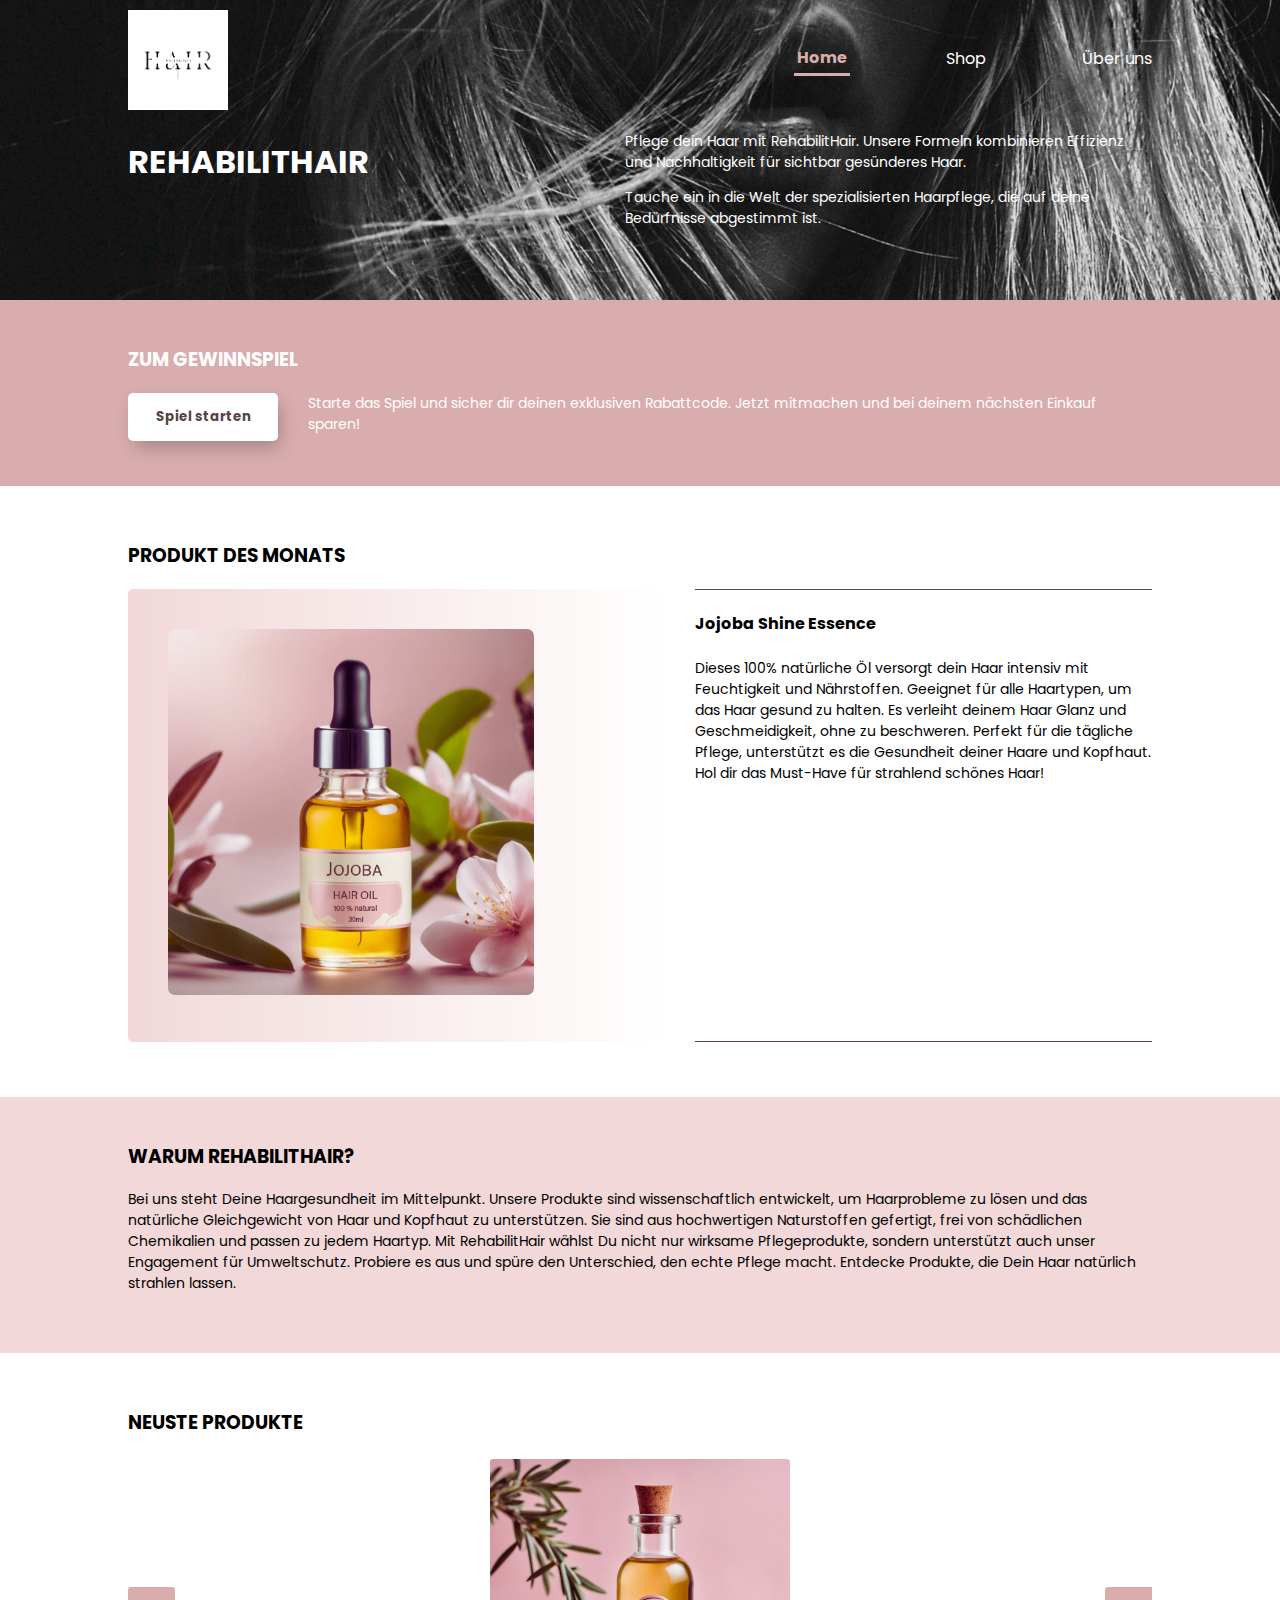
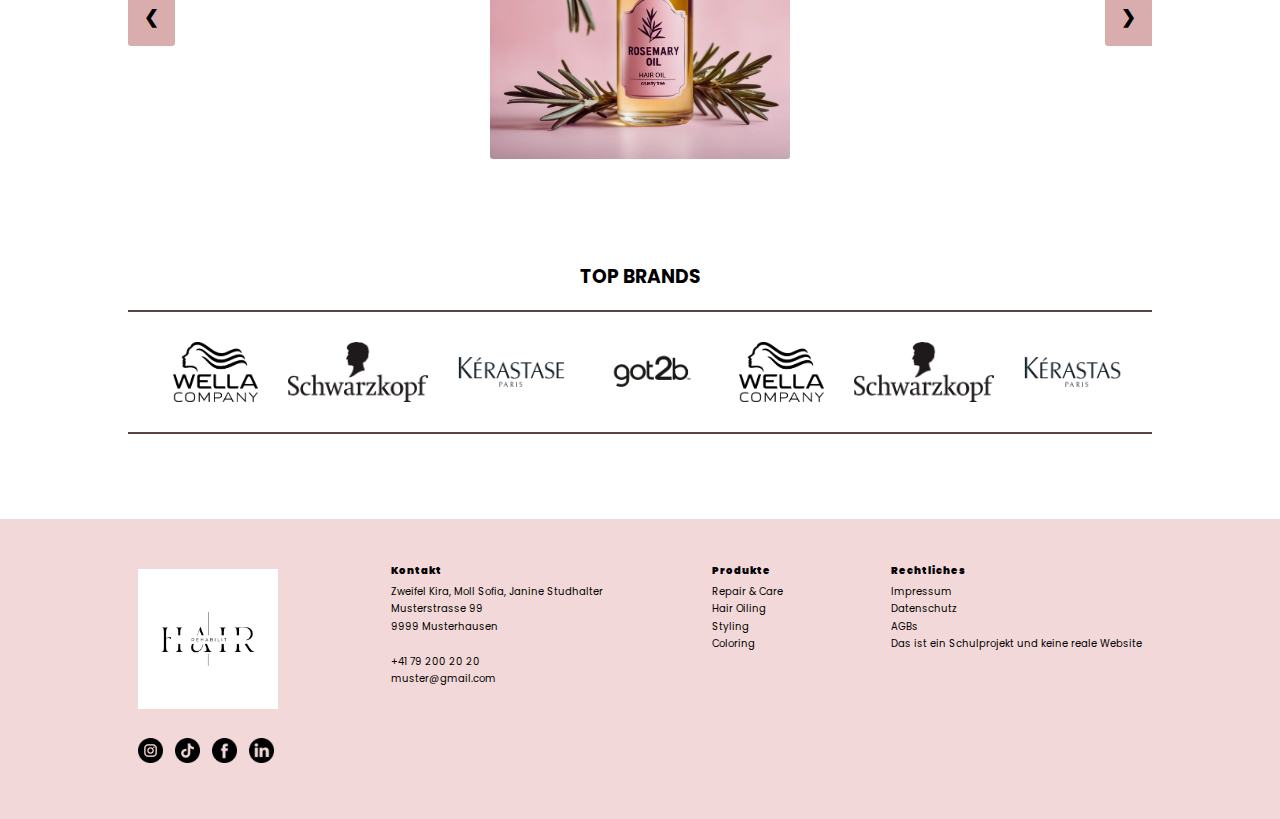
<file: index.html>
<!DOCTYPE html>
<html lang="de">
  <head>
    <title>RehabilitHair – Home</title>
    <meta charset="utf-8" />
    <meta
      name="viewport"
      content="width=device-width, initial-scale=1, user-scalable=no"
    />
    <link rel="stylesheet" href="./css/index.css" />
    <link rel="stylesheet" href="./css/common.css" />
    <link rel="preconnect" href="https://fonts.googleapis.com" />
    <link rel="preconnect" href="https://fonts.gstatic.com" crossorigin />
    <link
      href="https://fonts.googleapis.com/css2?family=Montserrat:ital,wght@0,100..900;1,100..900&display=swap"
      rel="stylesheet"
    />
    <link rel="icon" href="../assets/images/favicon.ico" />
  </head>
  <body>
    <header>
      <div class="header_content">
        <nav>
          <div>
            <a href="index.html"
              ><img class="logo-header" src="./assets/images/Logo.png" alt="logo"
            /></a>
          </div>
          <div class="nav-text">
            <a class="active" href="index.html">Home</a>
            <a href="shop.html">Shop</a>
            <a href="about_us.html">Über uns</a>
          </div>
          <div id="menuToggle">
            <input type="checkbox" />
            <span></span>
            <span></span>
            <span></span>
            <ul id="menu">
              <li><a class="active" href="index.html">Home</a></li>
              <li><a href="shop.html">Shop</a></li>
              <li><a href="about_us.html">Über uns</a></li>
            </ul>
          </div>
        </nav>
        <div class="header_title">
          <h1>REHABILITHAIR</h1>
          <div class="header_text">
            <p>
              Pflege dein Haar mit RehabilitHair. Unsere Formeln kombinieren
              Effizienz und Nachhaltigkeit für sichtbar gesünderes Haar.
            </p>
            <p>
              Tauche ein in die Welt der spezialisierten Haarpflege, die auf
              deine Bedürfnisse abgestimmt ist.
            </p>
          </div>
        </div>
      </div>
    </header>
    <main>
      <div class="grid-container">
        <div class="item1 item1-game">
          <div class="content-items">
            <h3 class="text-game">ZUM GEWINNSPIEL</h3>
            <div class="game-item">
              <div>
                <div>
                  <a href="game.html" target="_blank">
                    <button class="gewinnspiel-button">
                      <p class="gewinnspiel-text">Spiel starten</p>
                    </button>
                  </a>
                </div>
              </div>
              <div>
                <p class="text-grid text-game">
                  Starte das Spiel und sicher dir deinen exklusiven Rabattcode.
                  Jetzt mitmachen und bei deinem nächsten Einkauf sparen!
                </p>
              </div>
            </div>
          </div>
        </div>
        <div class="item2">
          <div class="content-items">
            <div id="newsletter-popup" class="popup">
              <div class="popup-content">
                <span class="close">&times;</span>
                <h2>NEWSLETTER</h2>
                <form id="newsletter-form">
                  <label for="email">Email:</label>
                  <input
                    class="newsletter-input"
                    type="email"
                    id="email"
                    name="email"
                  />
                  <button type="submit" class="newsletter-button" disabled>
                    Abonnieren
                  </button>
                </form>
                <div id="thank-you-message" style="display: none">
                  <h3>Danke für Ihre Anmeldung!</h3>
                </div>
              </div>
            </div>
            <div>
              <div>
                <h3>PRODUKT DES MONATS</h3>
                <div class="product-otm">
                  <div class="product-otm-1">
                    <img
                      class="potm-pic"
                      src="./assets/images/Jojobaoil.-bearbeitetpsd.png"
                      alt="Jojoba Haaröl"
                    />
                  </div>
                  <div class="product-otm-2">
                    <h4>Jojoba Shine Essence</h4>
                    <p class="text-potm">
                      Dieses 100% natürliche Öl versorgt dein Haar intensiv mit
                      Feuchtigkeit und Nährstoffen. Geeignet für alle Haartypen,
                      um das Haar gesund zu halten. Es verleiht deinem Haar
                      Glanz und Geschmeidigkeit, ohne zu beschweren. Perfekt für
                      die tägliche Pflege, unterstützt es die Gesundheit deiner
                      Haare und Kopfhaut. Hol dir das Must-Have für strahlend
                      schönes Haar!
                    </p>
                  </div>
                </div>
              </div>
            </div>
          </div>
        </div>
        <div class="item3 item3-indexpage">
          <div class="content-items">
            <div>
              <h3 class="why-rehabilithair">WARUM REHABILITHAIR?</h3>
              <p class="text-wr">
                Bei uns steht Deine Haargesundheit im Mittelpunkt. Unsere
                Produkte sind wissenschaftlich entwickelt, um Haarprobleme zu
                lösen und das natürliche Gleichgewicht von Haar und Kopfhaut zu
                unterstützen. Sie sind aus hochwertigen Naturstoffen gefertigt,
                frei von schädlichen Chemikalien und passen zu jedem Haartyp.
                Mit RehabilitHair wählst Du nicht nur wirksame Pflegeprodukte,
                sondern unterstützt auch unser Engagement für Umweltschutz.
                Probiere es aus und spüre den Unterschied, den echte Pflege
                macht. Entdecke Produkte, die Dein Haar natürlich strahlen
                lassen.
              </p>
            </div>
          </div>
        </div>
        <div class="item4">
          <div class="content-items">
            <h3>NEUSTE PRODUKTE</h3>
            <div class="image-slider">
              <button class="prev" onclick="prevSlide()">&#10094;</button>
              <img
                class="index-pic"
                src="./assets/images/Rosemaryoil-bearbeitet.png"
                alt="Produkt 1"
              />
              <img
                class="index-pic"
                src="./assets/images/Arganoil-bearbeitet.png"
                alt="Produkt 2"
              />
              <img
                class="index-pic"
                src="./assets/images/Hairspray-bearbeitet.png"
                alt="Produkt 3"
              />
              <button class="next" onclick="nextSlide()">&#10095;</button>
            </div>
          </div>
        </div>
        <div class="item5 item5-indexpage">
          <div class="content-items">
            <h3 class="brand-title">TOP BRANDS</h3>
            <div class="top-brand">
              <div class="brand-logo-container">
                <div class="brand-logo-slider">
                  <img
                    src="./assets/images/wella_logo.png"
                    alt="Wella Logo"
                    class="brand-logo"
                  />
                  <img
                    src="./assets/images/schwarzkopf_logo.png"
                    alt="Schwarzkopf Logo"
                    class="brand-logo"
                  />
                  <img
                    src="./assets/images/Kerastase-Logo.png"
                    alt="Kerastase Logo"
                    class="brand-logo"
                  />
                  <img
                    src="./assets/images/got2b_logo.png"
                    alt="got2b Logo"
                    class="brand-logo"
                  />
                  <img
                    src="./assets/images/wella_logo.png"
                    alt="Wella Logo"
                    class="brand-logo"
                  />
                  <img
                    src="./assets/images/schwarzkopf_logo.png"
                    alt="Schwarzkopf Logo"
                    class="brand-logo"
                  />
                  <img
                    src="./assets/images/Kerastase-Logo.png"
                    alt="Kerastase Logo"
                    class="brand-logo"
                  />
                  <img
                    src="./assets/images/got2b_logo.png"
                    alt="got2b Logo"
                    class="brand-logo"
                  />
                </div>
              </div>
            </div>
          </div>
        </div>
      </div>
    </main>
    <footer>
      <div class="footer_content">
        <div class="footer-items">
          <img class="logo-footer" src="./assets/images/Logo.png" alt="Logo" />
          <div class="sm-icons">
            <a
              href="https://www.instagram.com/explore/tags/haircare/"
              target="_blank"
              ><img
                class="socialmedia"
                src="./assets/images/instagram.png"
                alt="instagram"
            /></a>
            <a
              href="https://www.youtube.com/watch?v=dQw4w9WgXcQ"
              target="_blank"
              ><img
                class="socialmedia"
                src="./assets/images/tiktok.png"
                alt="TikTok"
            /></a>
            <a
              href="https://www.facebook.com/haircareangels/?locale=de_DE"
              target="_blank"
              ><img
                class="socialmedia"
                src="./assets/images/facebook.png"
                alt="facebook"
            /></a>
            <a
              href="https://www.linkedin.com/company/haircaregroup/?originalSubdomain=de"
              target="_blank"
              ><img
                class="socialmedia"
                src="./assets/images/linkedin.png"
                alt="linkedin"
            /></a>
          </div>
        </div>
        <div class="footer-items">
          <h4><strong>Kontakt</strong></h4>
          <p>Zweifel Kira, Moll Sofia, Janine Studhalter</p>
          <p>Musterstrasse 99</p>
          <p>9999 Musterhausen</p>
          <br />
          <p>+41 79 200 20 20</p>
          <p>muster@gmail.com</p>
        </div>
        <div class="footer-items">
          <h4><strong>Produkte</strong></h4>
          <a href="./shopsites/repair_and_care.html"><p class="link-category">Repair & Care</p></a>
          <a href="./shopsites/oiling.html"><p class="link-category">Hair Oiling</p></a>
          <a href=""><p class="link-category">Styling</p></a>
          <a href=""><p class="link-category">Coloring</p></a>
        </div>
        <div class="footer-items">
          <h4><strong>Rechtliches</strong></h4>
          <a class="norm-links" href="https://www.haar-shop.ch/de/impressum"
            ><p>Impressum</p></a
          >
          <a class="norm-links" href="https://www.haar-shop.ch/de/datenschutz"
            ><p>Datenschutz</p></a
          >
          <a class="norm-links" href="https://www.haar-shop.ch/de/agb"
            ><p>AGBs</p></a
          >
          <p>Das ist ein Schulprojekt und keine reale Website</p>
        </div>
      </div>
    </footer>
    <script src="./js/index.js"></script>
  </body>
</html>
</file>
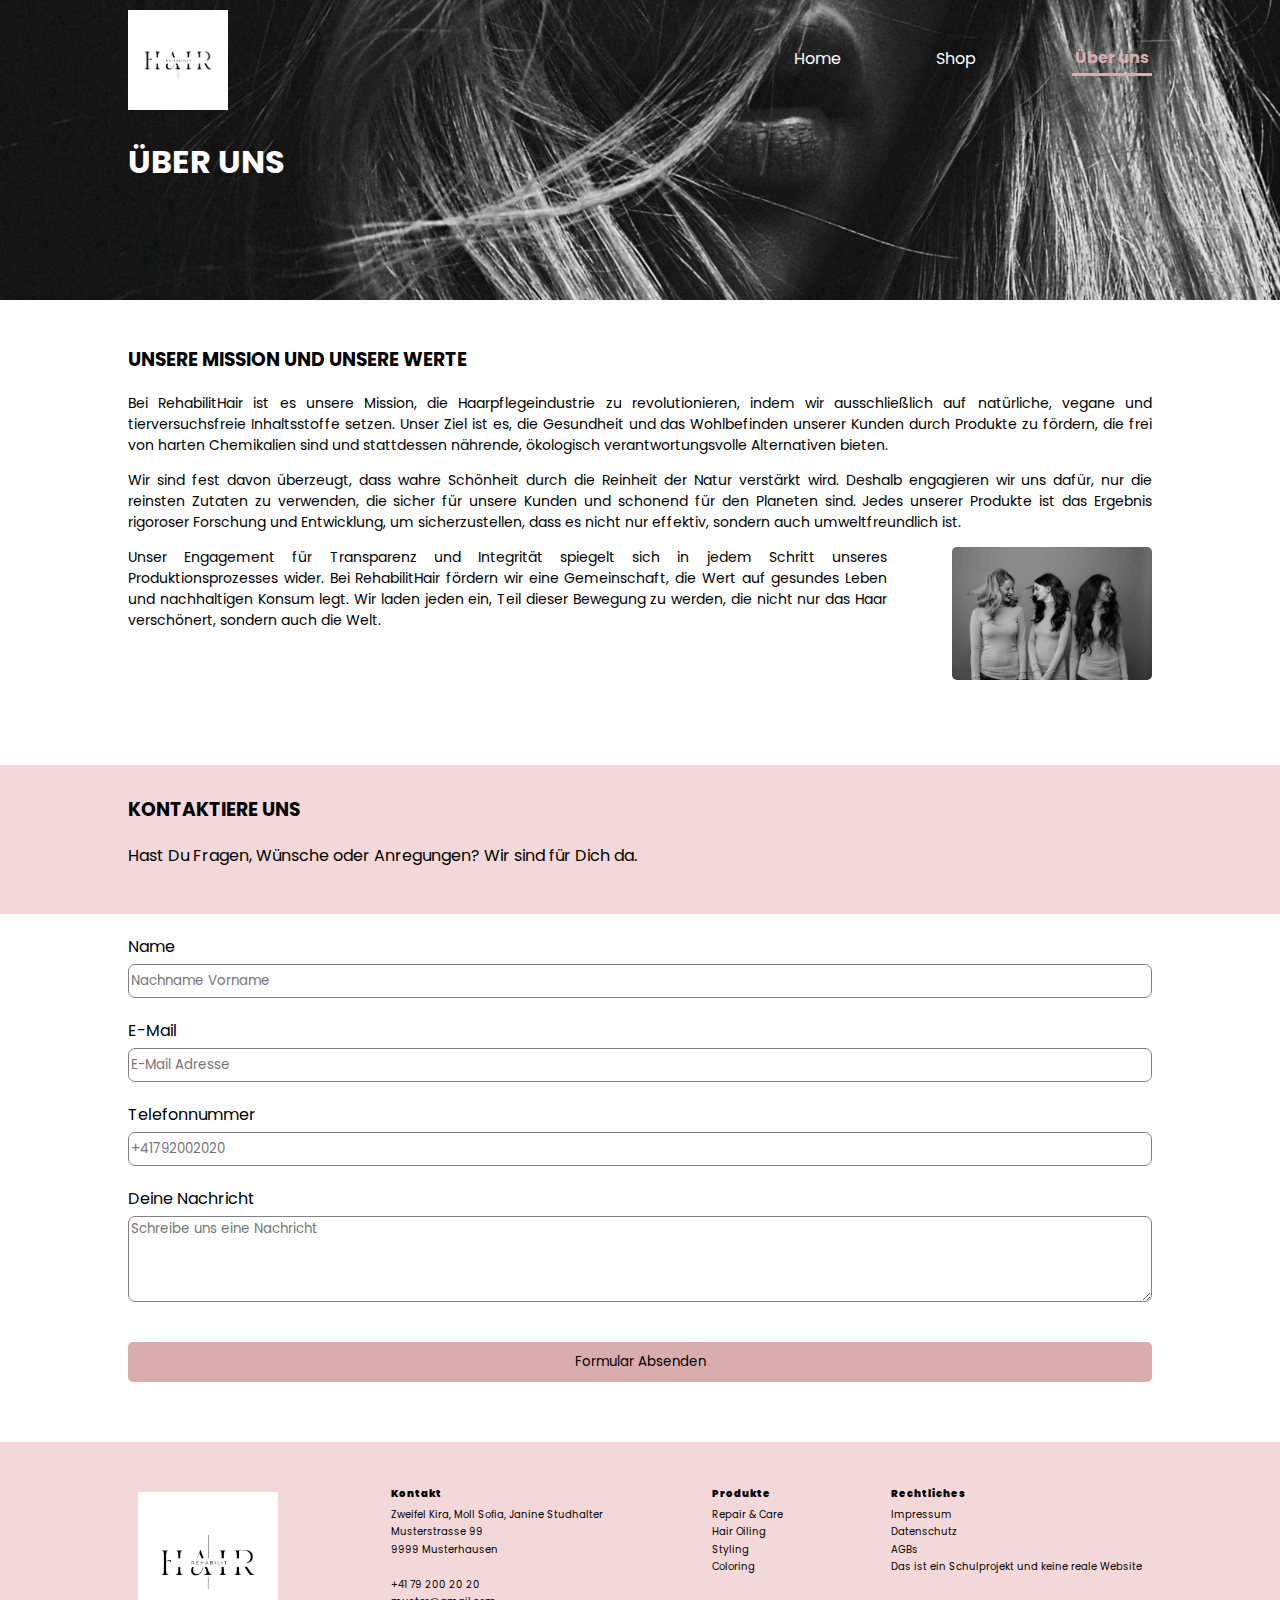
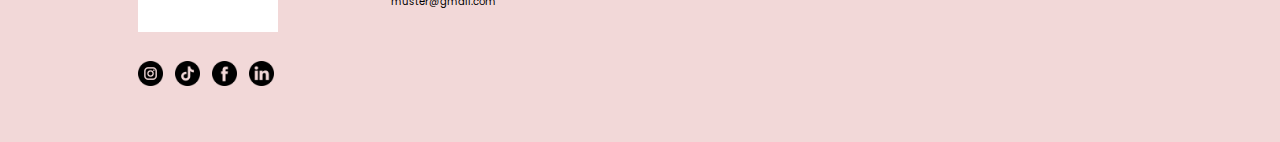
<file: about_us.html>
<!DOCTYPE html>
<html lang="de">
  <head>
    <title>RehabilitHair – Über uns</title>
    <meta charset="utf-8" />
    <meta
      name="viewport"
      content="width=device-width, initial-scale=1, user-scalable=no"
    />
    <link rel="stylesheet" href="./css/index.css" />
    <link rel="stylesheet" href="./css/common.css" />
    <link rel="preconnect" href="https://fonts.googleapis.com" />
    <link rel="preconnect" href="https://fonts.gstatic.com" crossorigin />
    <link
      href="https://fonts.googleapis.com/css2?family=Montserrat:ital,wght@0,100..900;1,100..900&display=swap"
      rel="stylesheet"
    />
    <link rel="icon" href="../assets/images/favicon.ico" />
  </head>
  <body>
    <header>
      <div class="header_content">
        <nav>
          <div>
            <a href="index.html"
              ><img class="logo-header" src="./assets/images/Logo.png" alt="logo"
            /></a>
          </div>
          <div class="nav-text">
            <a href="index.html">Home</a>
            <a href="shop.html">Shop</a>
            <a class="active" href="about_us.html">Über uns</a>
          </div>
          <div id="menuToggle">
            <input type="checkbox" />
            <span></span>
            <span></span>
            <span></span>
            <ul id="menu">
              <li><a href="index.html">Home</a></li>
              <li><a href="shop.html">Shop</a></li>
              <li><a class="active" href="about_us.html">Über uns</a></li>
            </ul>
          </div>
        </nav>
        <div class="header_title">
          <h1>ÜBER UNS</h1>
          <div class="header_text"></div>
        </div>
      </div>
    </header>
    <main>
      <div class="grid-container">
        <div class="item1">
          <div class="content-items">
            <h3>UNSERE MISSION UND UNSERE WERTE</h3>
            <div class="aboutus-content">
              <div class="aboutus1">
                <p>
                  Bei RehabilitHair ist es unsere Mission, die
                  Haarpflegeindustrie zu revolutionieren, indem wir
                  ausschließlich auf natürliche, vegane und tierversuchsfreie
                  Inhaltsstoffe setzen. Unser Ziel ist es, die Gesundheit und
                  das Wohlbefinden unserer Kunden durch Produkte zu fördern, die
                  frei von harten Chemikalien sind und stattdessen nährende,
                  ökologisch verantwortungsvolle Alternativen bieten.
                </p>
                <p>
                  Wir sind fest davon überzeugt, dass wahre Schönheit durch die
                  Reinheit der Natur verstärkt wird. Deshalb engagieren wir uns
                  dafür, nur die reinsten Zutaten zu verwenden, die sicher für
                  unsere Kunden und schonend für den Planeten sind. Jedes
                  unserer Produkte ist das Ergebnis rigoroser Forschung und
                  Entwicklung, um sicherzustellen, dass es nicht nur effektiv,
                  sondern auch umweltfreundlich ist.
                </p>
              </div>
              <div class="aboutus2">
                <p>
                  Unser Engagement für Transparenz und Integrität spiegelt sich
                  in jedem Schritt unseres Produktionsprozesses wider. Bei
                  RehabilitHair fördern wir eine Gemeinschaft, die Wert auf
                  gesundes Leben und nachhaltigen Konsum legt. Wir laden jeden
                  ein, Teil dieser Bewegung zu werden, die nicht nur das Haar
                  verschönert, sondern auch die Welt.
                </p>
                <img
                  class="teampic"
                  src="./assets/images/gruppe.jpg"
                  alt="Teambild"
                />
              </div>
            </div>
          </div>
        </div>
      </div>
      <div class="item2 item2-aboutus">
        <div class="content-items">
          <h3>KONTAKTIERE UNS</h3>
          <p>Hast Du Fragen, Wünsche oder Anregungen? Wir sind für Dich da.</p>
        </div>
      </div>
      <div class="form content-items">
        <form>
          <div class="formelements">
            <label for="name">Name</label>
            <input
              type="text"
              name="name"
              id="name"
              placeholder="Nachname Vorname"
            />
            <div class="error"></div>
          </div>
          <div class="formelements">
            <label for="email">E-Mail</label>
            <input
              type="email"
              name="email"
              id="email"
              placeholder="E-Mail Adresse"
            />
            <div class="error"></div>
          </div>
          <div class="formelements">
            <label for="tel">Telefonnummer</label>
            <input
              type="number"
              name="tel"
              id="tel"
              placeholder="+41792002020"
            />
            <div class="error"></div>
          </div>
          <div class="formelements">
            <label for="text">Deine Nachricht</label>
            <textarea
              rows="4"
              cols="50"
              name="text"
              id="text"
              placeholder="Schreibe uns eine Nachricht"
            ></textarea>
          </div>
          <div class="formelements">
            <input
              class="submitbutton"
              type="submit"
              value="Formular Absenden"
            />
          </div>
          <div id="spinner" class="spinner" style="display: none"></div>
        </form>
      </div>
    </main>
    <footer>
      <div class="footer_content">
        <div class="footer-items">
          <img class="logo-footer" src="./assets/images/Logo.png" alt="Logo" />
          <div class="sm-icons">
            <a
              href="https://www.instagram.com/explore/tags/haircare/"
              target="_blank"
              ><img
                class="socialmedia"
                src="./assets/images/instagram.png"
                alt="instagram"
            /></a>
            <a
              href="https://www.youtube.com/watch?v=dQw4w9WgXcQ"
              target="_blank"
              ><img
                class="socialmedia"
                src="./assets/images/tiktok.png"
                alt="TikTok"
            /></a>
            <a
              href="https://www.facebook.com/haircareangels/?locale=de_DE"
              target="_blank"
              ><img
                class="socialmedia"
                src="./assets/images/facebook.png"
                alt="facebook"
            /></a>
            <a
              href="https://www.linkedin.com/company/haircaregroup/?originalSubdomain=de"
              target="_blank"
              ><img
                class="socialmedia"
                src="./assets/images/linkedin.png"
                alt="linkedin"
            /></a>
          </div>
        </div>
        <div class="footer-items">
          <h4><strong>Kontakt</strong></h4>
          <p>Zweifel Kira, Moll Sofia, Janine Studhalter</p>
          <p>Musterstrasse 99</p>
          <p>9999 Musterhausen</p>
          <br />
          <p>+41 79 200 20 20</p>
          <p>muster@gmail.com</p>
        </div>
        <div class="footer-items">
          <h4><strong>Produkte</strong></h4>
          <a href="./shopsites/repair_and_care.html"><p class="link-category">Repair & Care</p></a>
          <a href="./shopsites/oiling.html"><p class="link-category">Hair Oiling</p></a>
          <a href=""><p class="link-category">Styling</p></a>
          <a href=""><p class="link-category">Coloring</p></a>
        </div>
        <div class="footer-items">
          <h4><strong>Rechtliches</strong></h4>
          <a class="norm-links" href="https://www.haar-shop.ch/de/impressum"
            ><p>Impressum</p></a
          >
          <a class="norm-links" href="https://www.haar-shop.ch/de/datenschutz"
            ><p>Datenschutz</p></a
          >
          <a class="norm-links" href="https://www.haar-shop.ch/de/agb"
            ><p>AGBs</p></a
          >
          <p>Das ist ein Schulprojekt und keine reale Website</p>
        </div>
      </div>
    </footer>
    <script src="./js/server.js"></script>
    <script src="./js/common.js"></script>
  </body>
</html>
</file>
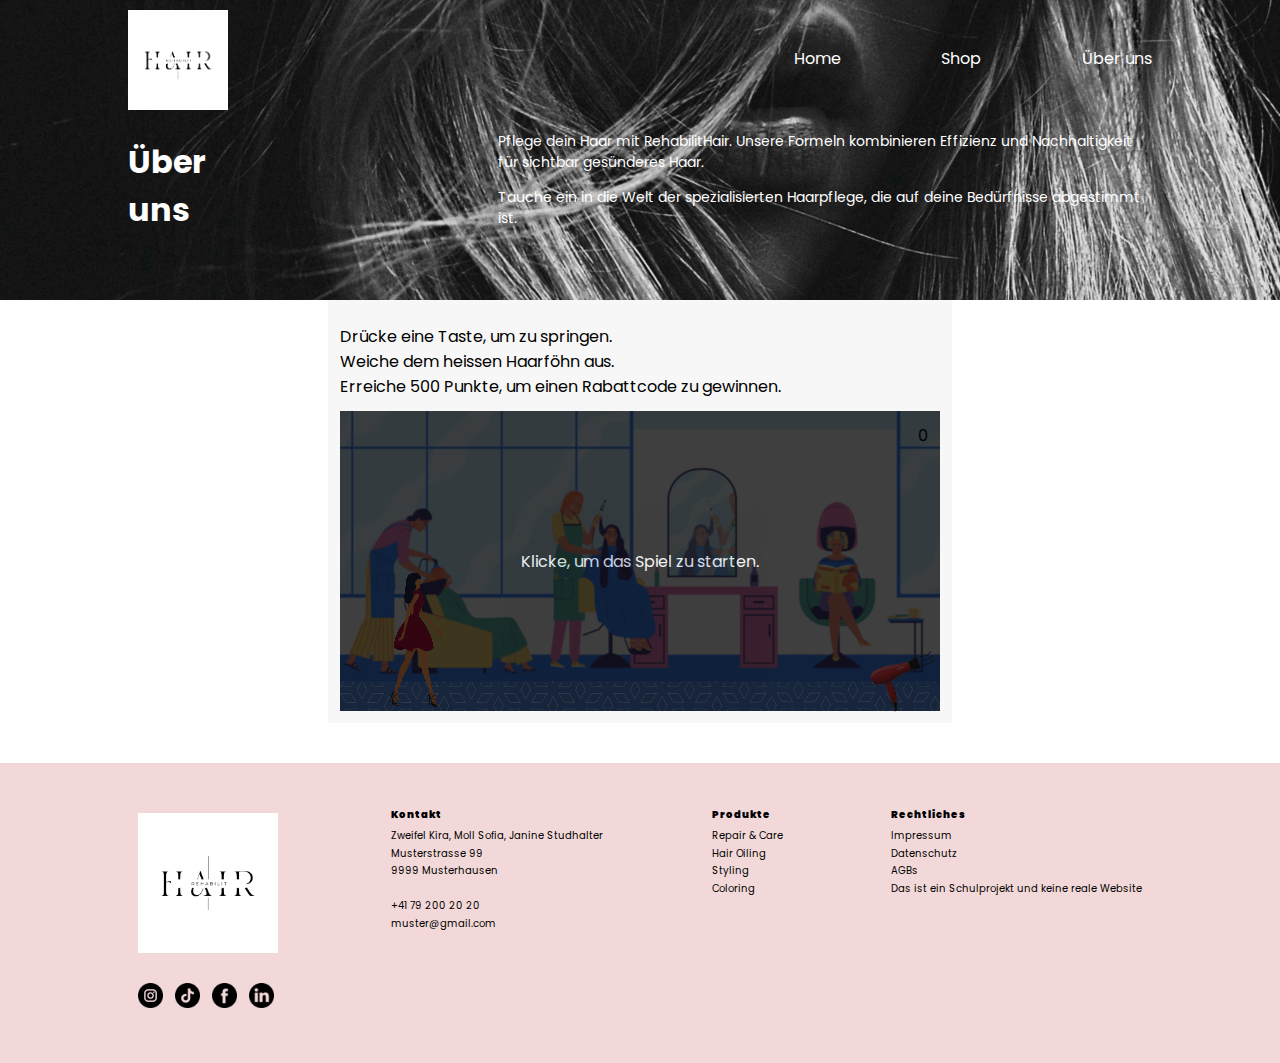
<file: game.html>
<!DOCTYPE html>
<html>
  <head>
    
    <meta charset="utf-8">
    <meta name="viewport" content="width=device-width, initial-scale=1">
    <title>RehabilitHair – Gewinnspiel</title>
    <link rel="stylesheet" href="./css/common.css">
    <link rel="stylesheet" href="./css/game.css">
    <link rel="icon" href="../assets/images/favicon.ico">
  </head>

  <body>
    <header>
      <div class="header_content">
        <nav>
          <div>
            <a href="index.html"
              ><img class="logo-header" src="./assets/images/Logo.png" alt="logo"></a>
          </div>
          <div class="nav-text">
            <a href="index.html">Home</a>
            <a href="shop.html">Shop</a>
            <a href="about_us.html">Über uns</a>
          </div>
        </nav>
        <div class="header_title">
          <h1>Über uns</h1>
          <div class="header_text">
            <p>
              Pflege dein Haar mit RehabilitHair. Unsere Formeln kombinieren
              Effizienz und Nachhaltigkeit für sichtbar gesünderes Haar.
            </p>
            <p>
              Tauche ein in die Welt der spezialisierten Haarpflege, die auf
              deine Bedürfnisse abgestimmt ist.
            </p>
          </div>
        </div>
      </div>
    </header>
    <div class="content">
      <div id="game-container">
        <div class="game-info">
          Drücke eine Taste, um zu springen.<br>
          Weiche dem heissen Haarföhn aus.<br>
          Erreiche 500 Punkte, um einen Rabattcode zu gewinnen.
        </div>

        <div id="game">
          <div id="game-start">
            <div class="startScreenText">Klicke, um das Spiel zu starten.</div>
          </div>
          <div id="game-background">
            <div class="background-layer" id="bg-layer-1"></div>
            <div class="background-layer" id="bg-layer-2"></div>
          </div>
          <div>
            <img
            id="static-girl"
            src="./assets/images/girl.png"
            alt="Static Image">
          </div>
          <div id="game-girl"></div>
          <div id="game-dryer" class="dryer-pos"></div>
          <div id="game-score">0</div>
        </div>

<!-- Popup Fenster wenn gewonnen-->
<div id="pop-win" class="popup">
  <div class="popup-content">
      <img class="icon" src="./assets/images/checkmark.png" alt="Success Icon">
      <h1 class="gewonnen">Glückwunsch!</h1>
      <span id="win-score" class="score-text"></span>
      <p>Du hast einen speziellen Rabattcode für unseren Haarpflegeshop verdient!
        <br>
        Verwende den Code <b>GEWINN500</b> an der Kasse, um deinen exklusiven Rabatt zu geniessen.</p>
      <button id="dismiss-win">OK</button>
  </div>
</div>

<!-- Popup Fenster wenn verloren -->
<div id="pop-lose" class="popup">
  <div class="popup-content">
      <img class="icon" src="./assets/images/fail.png" alt="Fail Icon">
      <h1 class="verloren">Schade :(</h1>
      <span id="lose-score" class="score-text"></span>
      <p>Leider hast du die Mindestpunktzahl von 500 Punkten nicht erreicht.
        <br>
        Versuche es erneut, um einen Rabattcode für unseren Haarpflegeshop zu gewinnen.</p>
      <button id="dismiss-lose">OK</button>
  </div>
</div>

      </div>
    </div>
    <footer>
      <div class="footer_content">
        <div class="footer-items">
          <img class="logo-footer" src="./assets/images/Logo.png" alt="Logo" />
          <div class="sm-icons">
            <a
              href="https://www.instagram.com/explore/tags/haircare/"
              target="_blank"
              ><img
                class="socialmedia"
                src="./assets/images/instagram.png"
                alt="instagram"
            /></a>
            <a
              href="https://www.youtube.com/watch?v=dQw4w9WgXcQ"
              target="_blank"
              ><img
                class="socialmedia"
                src="./assets/images/tiktok.png"
                alt="TikTok"
            /></a>
            <a
              href="https://www.facebook.com/haircareangels/?locale=de_DE"
              target="_blank"
              ><img
                class="socialmedia"
                src="./assets/images/facebook.png"
                alt="facebook"
            /></a>
            <a
              href="https://www.linkedin.com/company/haircaregroup/?originalSubdomain=de"
              target="_blank"
              ><img
                class="socialmedia"
                src="./assets/images/linkedin.png"
                alt="linkedin"
            /></a>
          </div>
        </div>
        <div class="footer-items">
          <h4><strong>Kontakt</strong></h4>
          <p>Zweifel Kira, Moll Sofia, Janine Studhalter</p>
          <p>Musterstrasse 99</p>
          <p>9999 Musterhausen</p>
          <br />
          <p>+41 79 200 20 20</p>
          <p>muster@gmail.com</p>
        </div>
        <div class="footer-items">
          <h4><strong>Produkte</strong></h4>
          <a href="./shopsites/repair_and_care.html"><p class="link-category">Repair & Care</p></a>
          <a href="./shopsites/oiling.html"><p class="link-category">Hair Oiling</p></a>
          <a href=""><p class="link-category">Styling</p></a>
          <a href=""><p class="link-category">Coloring</p></a>
        </div>
        <div class="footer-items">
          <h4><strong>Rechtliches</strong></h4>
          <a class="norm-links" href="https://www.haar-shop.ch/de/impressum"
            ><p>Impressum</p></a
          >
          <a class="norm-links" href="https://www.haar-shop.ch/de/datenschutz"
            ><p>Datenschutz</p></a
          >
          <a class="norm-links" href="https://www.haar-shop.ch/de/agb"
            ><p>AGBs</p></a
          >
          <p>Das ist ein Schulprojekt und keine reale Website</p>
        </div>
      </div>
    </footer>
    <script src="./js/game.js"></script>
  </body>
</html>
</file>
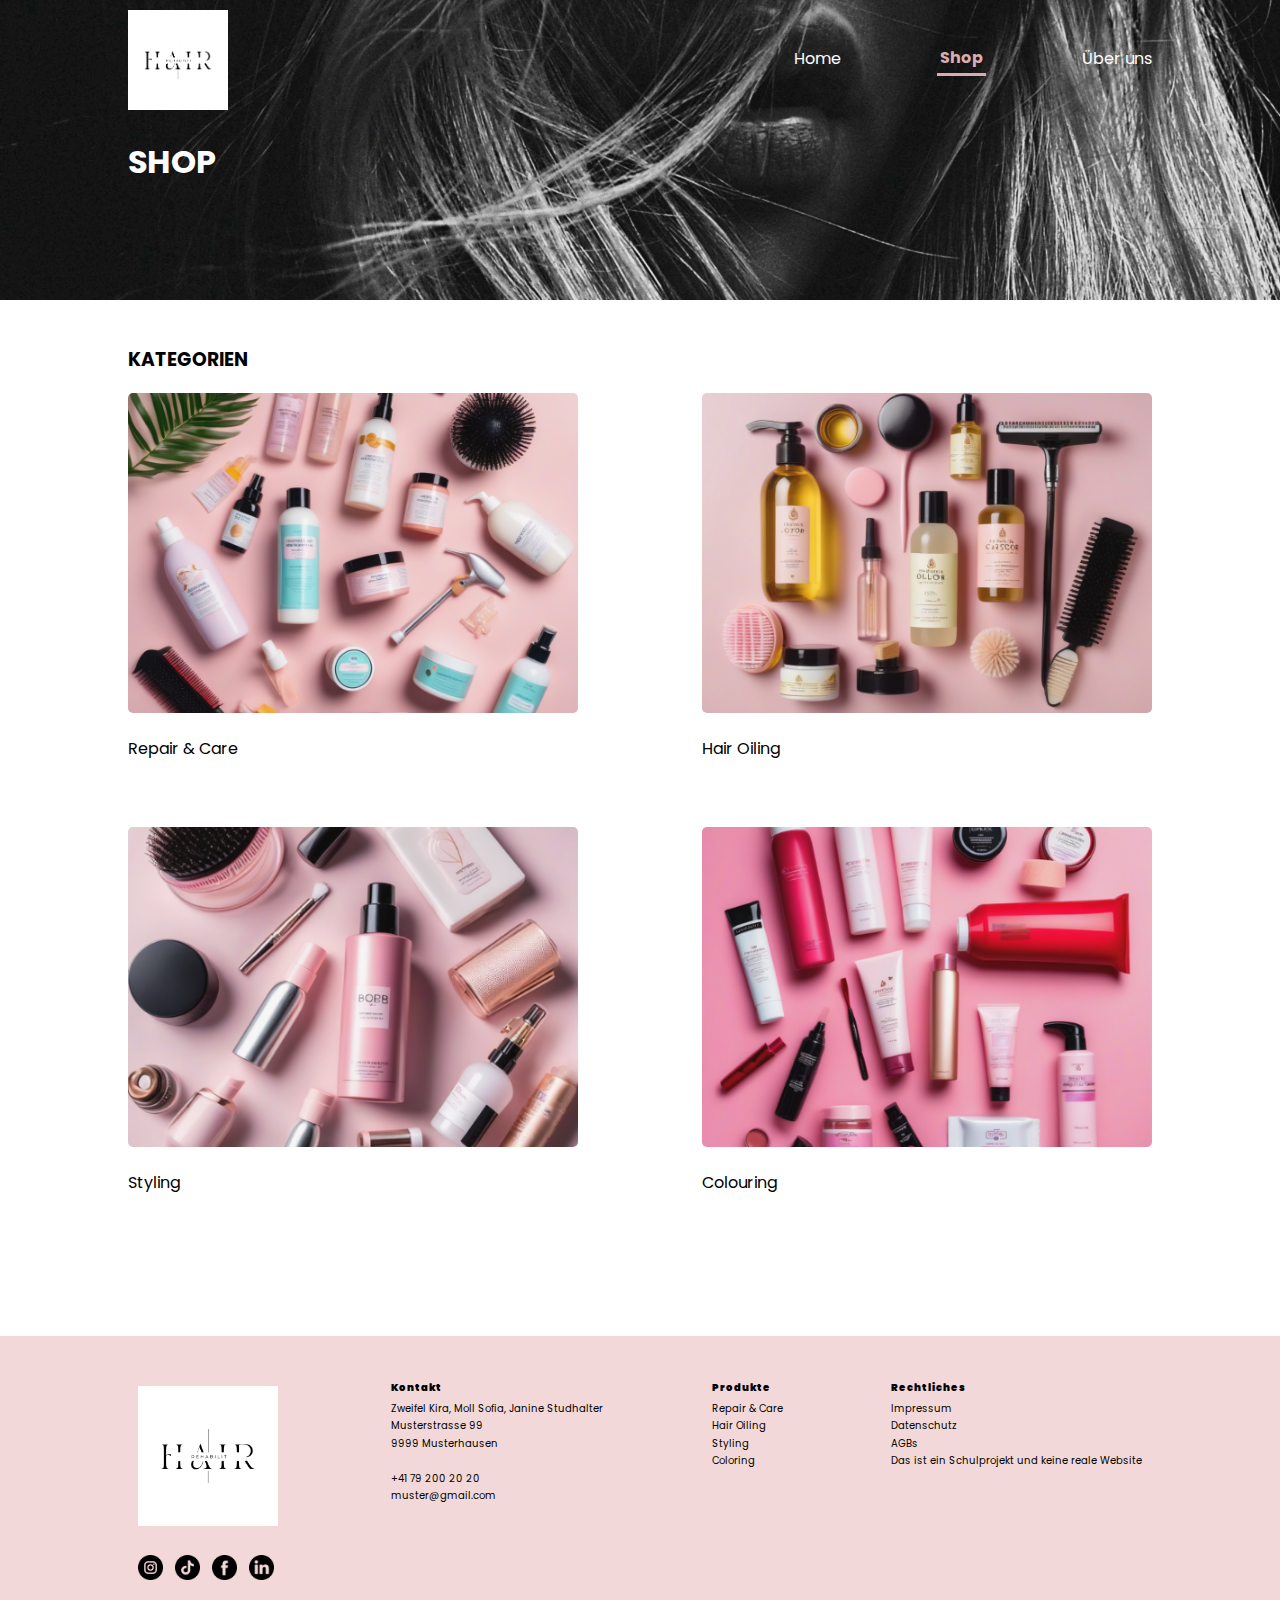
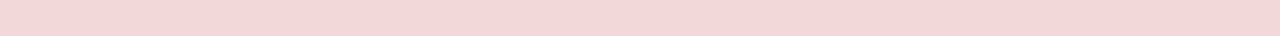
<file: shop.html>
<!DOCTYPE html>
<html lang="de">
  <head>
    <title>RehabilitHair – Shop</title>
    <meta charset="utf-8" />
    <meta
      name="viewport"
      content="width=device-width, initial-scale=1, user-scalable=no"
    />
    <link rel="stylesheet" href="./css/index.css" />
    <link rel="stylesheet" href="./css/common.css" />
    <link rel="preconnect" href="https://fonts.googleapis.com" />
    <link rel="preconnect" href="https://fonts.gstatic.com" crossorigin />
    <link
      href="https://fonts.googleapis.com/css2?family=Montserrat:ital,wght@0,100..900;1,100..900&display=swap"
      rel="stylesheet"
    />
    <link rel="icon" href="../assets/images/favicon.ico" />
  </head>
  <body>
    <header>
      <div class="header_content">
        <nav>
          <div>
            <a href="index.html">
              <img
                class="logo-header"
                src="./assets/images/Logo.png"
                alt="logo"
              />
            </a>
          </div>
          <div class="nav-text">
            <a href="index.html">Home</a>
            <a class="active" href="shop.html">Shop</a>
            <a href="about_us.html">Über uns</a>
          </div>
          <div id="menuToggle">
            <input type="checkbox" />
            <span></span>
            <span></span>
            <span></span>
            <ul id="menu">
              <li><a href="index.html">Home</a></li>
              <li><a class="active" href="shop.html">Shop</a></li>
              <li><a href="about_us.html">Über uns</a></li>
            </ul>
          </div>
        </nav>
        <div class="header_title">
          <h1>SHOP</h1>
        </div>
      </div>
    </header>
    <main>
      <div class="grid-container">
        <div class="item1">
          <div class="content-items">
            <h3>KATEGORIEN</h3>
          </div>
          <div class="content-items categories">
            <a href="./shopsites/repair_and_care.html"
              ><div>
                <img
                  src="./assets/images/startbild-repair-and-care.png"
                  alt="Repair and Care"
                  class="category-img"
                />
                <p class="link-category">Repair & Care</p>
              </div>
            </a>
            <a href="shopsites/oiling.html">
              <div>
                <img
                  src="./assets/images/oiling-startbild.png"
                  alt="Hair Oiling"
                  class="category-img"
                />
                <p class="link-category">Hair Oiling</p>
              </div>
            </a>
          </div>
          <br />
          <br />
          <div class="item2">
            <div class="content-items categories">
              <div>
                <img
                  src="./assets/images/styling-startbild.png"
                  alt="Styling"
                  class="category-img"
                />
                <p>Styling</p>
              </div>
              <div>
                <img
                  src="./assets/images/startbild-coloring.png"
                  alt="Colouring"
                  class="category-img"
                />
                <p>Colouring</p>
              </div>
            </div>
          </div>
        </div>
      </div>
    </main>
    <footer>
      <div class="footer_content">
        <div class="footer-items">
          <img class="logo-footer" src="./assets/images/Logo.png" alt="Logo" />
          <div class="sm-icons">
            <a
              href="https://www.instagram.com/explore/tags/haircare/"
              target="_blank"
              ><img
                class="socialmedia"
                src="./assets/images/instagram.png"
                alt="instagram"
            /></a>
            <a
              href="https://www.youtube.com/watch?v=dQw4w9WgXcQ"
              target="_blank"
              ><img
                class="socialmedia"
                src="./assets/images/tiktok.png"
                alt="TikTok"
            /></a>
            <a
              href="https://www.facebook.com/haircareangels/?locale=de_DE"
              target="_blank"
              ><img
                class="socialmedia"
                src="./assets/images/facebook.png"
                alt="facebook"
            /></a>
            <a
              href="https://www.linkedin.com/company/haircaregroup/?originalSubdomain=de"
              target="_blank"
              ><img
                class="socialmedia"
                src="./assets/images/linkedin.png"
                alt="linkedin"
            /></a>
          </div>
        </div>
        <div class="footer-items">
          <h4><strong>Kontakt</strong></h4>
          <p>Zweifel Kira, Moll Sofia, Janine Studhalter</p>
          <p>Musterstrasse 99</p>
          <p>9999 Musterhausen</p>
          <br />
          <p>+41 79 200 20 20</p>
          <p>muster@gmail.com</p>
        </div>
        <div class="footer-items">
          <h4><strong>Produkte</strong></h4>
          <a href="./shopsites/repair_and_care.html"><p class="link-category">Repair & Care</p></a>
          <a href="./shopsites/oiling.html"><p class="link-category">Hair Oiling</p></a>
          <a href=""><p class="link-category">Styling</p></a>
          <a href=""><p class="link-category">Coloring</p></a>
        </div>
        <div class="footer-items">
          <h4><strong>Rechtliches</strong></h4>
          <a class="norm-links" href="https://www.haar-shop.ch/de/impressum"
            ><p>Impressum</p></a
          >
          <a class="norm-links" href="https://www.haar-shop.ch/de/datenschutz"
            ><p>Datenschutz</p></a
          >
          <a class="norm-links" href="https://www.haar-shop.ch/de/agb"
            ><p>AGBs</p></a
          >
          <p>Das ist ein Schulprojekt und keine reale Website</p>
        </div>
      </div>
    </footer>
  </body>
</html>
</file>
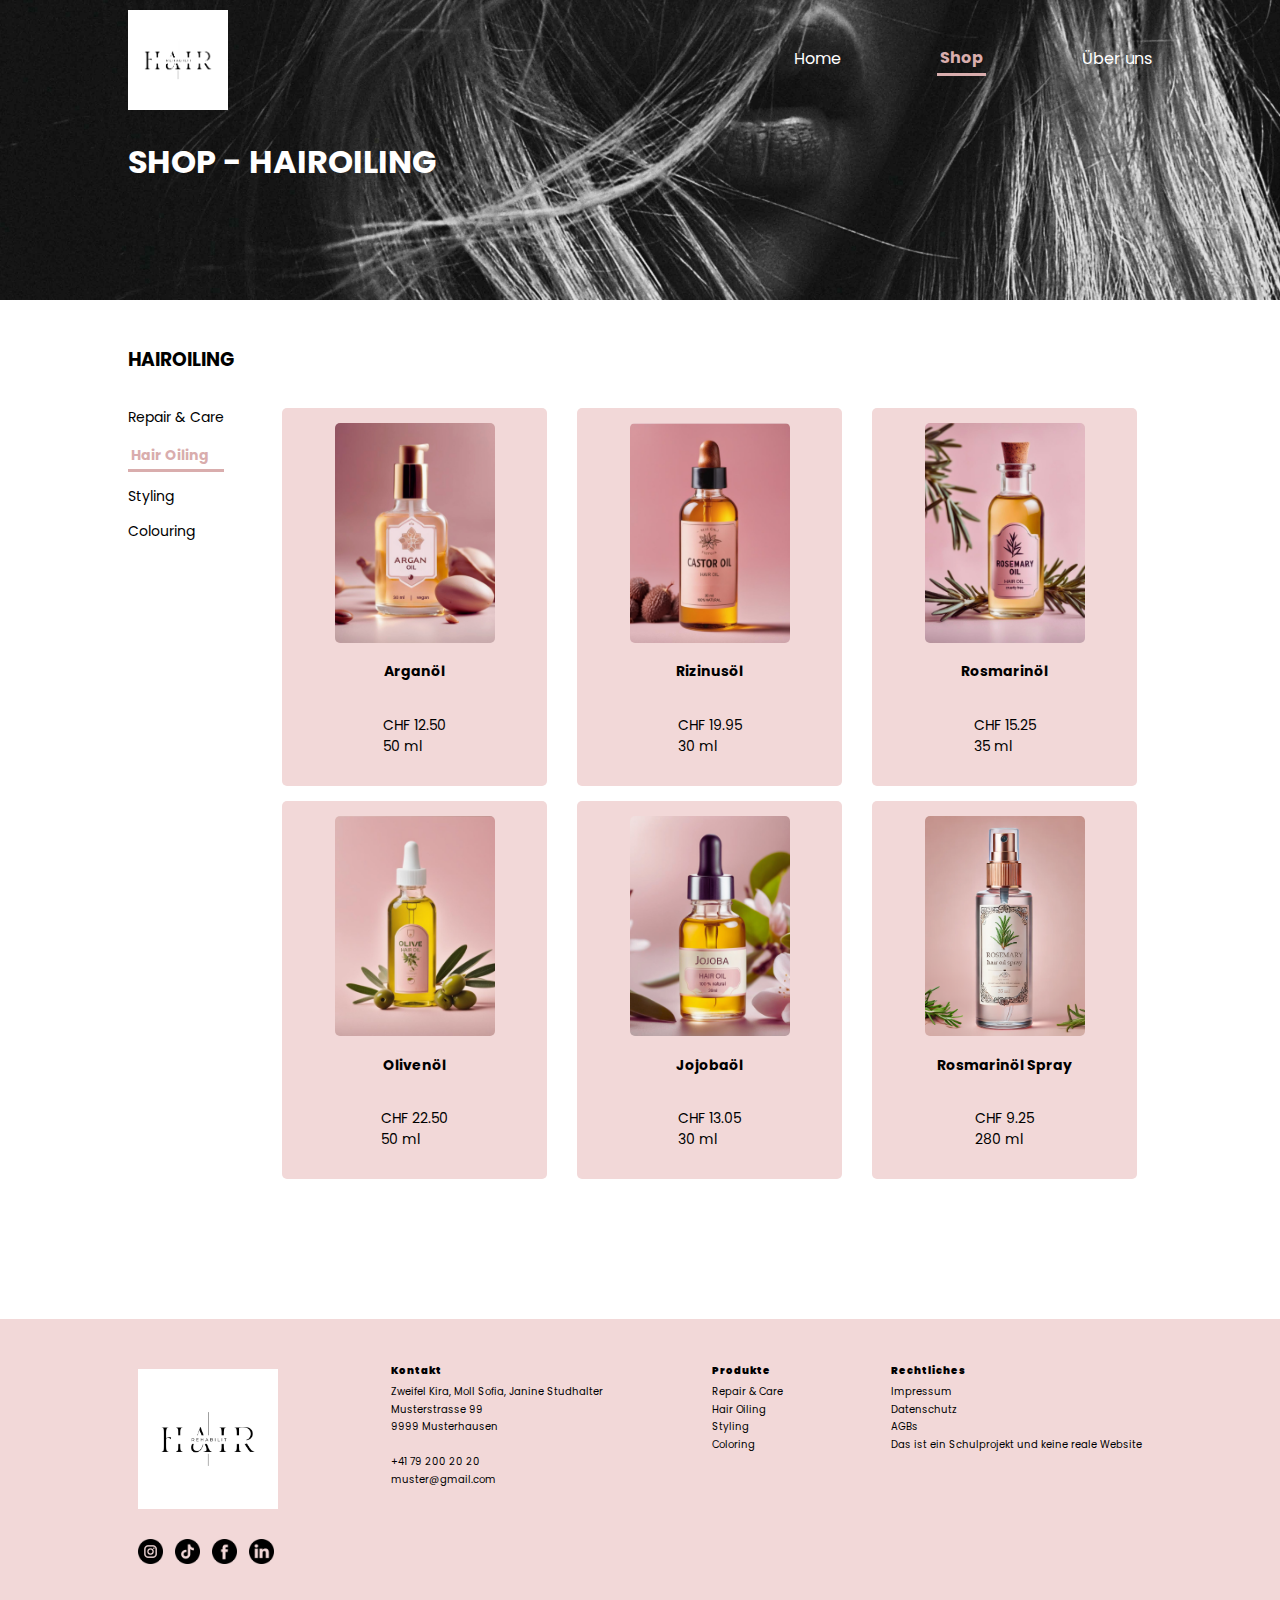
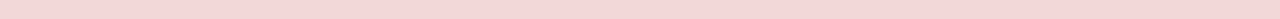
<file: shopsites/oiling.html>
<!DOCTYPE html>
<html lang="de">
  <head>
    <title>RehabilitHair – Hairoiling</title>
    <meta charset="utf-8" />
    <meta
      name="viewport"
      content="width=device-width, initial-scale=1, user-scalable=no"
    />
    <link rel="stylesheet" href="../css/index.css" />
    <link rel="stylesheet" href="../css/common.css" />
    <link rel="preconnect" href="https://fonts.googleapis.com" />
    <link rel="preconnect" href="https://fonts.gstatic.com" crossorigin />
    <link
      href="https://fonts.googleapis.com/css2?family=Montserrat:ital,wght@0,100..900;1,100..900&display=swap"
      rel="stylesheet"
    />
    <link rel="icon" href="../assets/images/favicon.ico" />
  </head>
  <body>
    <header>
      <div class="header_content">
        <nav>
          <div>
            <a href="index.html">
              <img
                class="logo-header"
                src="../assets/images/Logo.png"
                alt="logo"
              />
            </a>
          </div>
          <div class="nav-text">
            <a href="../index.html">Home</a>
            <a class="active" href="../shop.html">Shop</a>
            <a href="../about_us.html">Über uns</a>
          </div>
          <div id="menuToggle">
            <input type="checkbox" />
            <span></span>
            <span></span>
            <span></span>
            <ul id="menu">
              <li><a href="../index.html">Home</a></li>
              <li><a class="active" href="../shop.html">Shop</a></li>
              <li><a href="../about_us.html">Über uns</a></li>
            </ul>
          </div>
        </nav>
        <div class="header_title">
          <h1>SHOP - HAIROILING</h1>
        </div>
      </div>
    </header>
    <main>
      <div class="grid-container">
        <div class="item1">
          <div class="content-items">
            <h3>HAIROILING</h3>
          </div>
          <div class="content-items category-rpca">
            <div>
              <a href="repair_and_care.html"
                ><p class="link-category">Repair & Care</p></a
              >
              <p class="active">Hair Oiling</p>
              <p>Styling</p>
              <p>Colouring</p>
            </div>
            <div id="product-overview">
              <div>
                <a href="product_arganoil.html">
                  <div class="product-overview link-category">
                    <img
                      src="../assets/images/Arganoil-bearbeitet.png"
                      alt="Arganoil"
                      class="category-rpca-img"
                    />
                    <h4>Arganöl</h4>
                    <p>
                      CHF 12.50 <br />
                      50 ml
                    </p>
                  </div>
                </a>
                <div class="product-overview">
                  <img
                    src="../assets/images/oliveoil-bearbeitet.png"
                    alt="oliveoil-bearbeitet"
                    class="category-rpca-img"
                  />
                  <h4>Olivenöl</h4>
                  <p>
                    CHF 22.50 <br />
                    50 ml
                  </p>
                </div>
              </div>
              <div>
                <a href="product_castoroil.html">
                  <div class="product-overview link-category">
                    <img
                      src="../assets/images/castoroil-bearbeitet.png"
                      alt="Castoroil"
                      class="category-rpca-img"
                    />
                    <h4>Rizinusöl</h4>
                    <p>
                      CHF 19.95 <br />
                      30 ml
                    </p>
                  </div>
                </a>
                <div class="product-overview">
                  <img
                    src="../assets/images/Jojobaoil.-bearbeitetpsd.png"
                    alt="jojobaoil"
                    class="category-rpca-img"
                  />
                  <h4>Jojobaöl</h4>
                  <p>
                    CHF 13.05 <br />
                    30 ml
                  </p>
                </div>
              </div>
              <div>
                <a href="product_rosemaryoil.html">
                  <div class="product-overview link-category">
                    <img
                      src="../assets/images/Rosemaryoil-bearbeitet.png"
                      alt="Rosenmaryoil"
                      class="category-rpca-img"
                    />
                    <h4>Rosmarinöl</h4>
                    <p>
                      CHF 15.25 <br />
                      35 ml
                    </p>
                  </div>
                </a>
                <div class="product-overview">
                  <img
                    src="../assets/images/rosemaryoil-spray.png"
                    alt="Rosemary Spray"
                    class="category-rpca-img"
                  />
                  <h4>Rosmarinöl Spray</h4>
                  <p>
                    CHF 9.25 <br />
                    280 ml
                  </p>
                </div>
              </div>
            </div>
          </div>
        </div>
      </div>
    </main>
    <footer>
      <div class="footer_content">
        <div class="footer-items">
          <img class="logo-footer" src="../assets/images/Logo.png" alt="Logo" />
          <div class="sm-icons">
            <a
              href="https://www.instagram.com/explore/tags/haircare/"
              target="_blank"
              ><img
                class="socialmedia"
                src="../assets/images/instagram.png"
                alt="instagram"
            /></a>
            <a
              href="https://www.youtube.com/watch?v=dQw4w9WgXcQ"
              target="_blank"
              ><img
                class="socialmedia"
                src="../assets/images/tiktok.png"
                alt="TikTok"
            /></a>
            <a
              href="https://www.facebook.com/haircareangels/?locale=de_DE"
              target="_blank"
              ><img
                class="socialmedia"
                src="../assets/images/facebook.png"
                alt="facebook"
            /></a>
            <a
              href="https://www.linkedin.com/company/haircaregroup/?originalSubdomain=de"
              target="_blank"
              ><img
                class="socialmedia"
                src="../assets/images/linkedin.png"
                alt="linkedin"
            /></a>
          </div>
        </div>
        <div class="footer-items">
          <h4><strong>Kontakt</strong></h4>
          <p>Zweifel Kira, Moll Sofia, Janine Studhalter</p>
          <p>Musterstrasse 99</p>
          <p>9999 Musterhausen</p>
          <br />
          <p>+41 79 200 20 20</p>
          <p>muster@gmail.com</p>
        </div>
        <div class="footer-items">
          <h4><strong>Produkte</strong></h4>
          <a href="./shopsites/repair_and_care.html"><p class="link-category">Repair & Care</p></a>
          <a href="./shopsites/oiling.html"><p class="link-category">Hair Oiling</p></a>
          <a href=""><p class="link-category">Styling</p></a>
          <a href=""><p class="link-category">Coloring</p></a>
        </div>
        <div class="footer-items">
          <h4><strong>Rechtliches</strong></h4>
          <a class="norm-links" href="https://www.haar-shop.ch/de/impressum"
            ><p>Impressum</p></a
          >
          <a class="norm-links" href="https://www.haar-shop.ch/de/datenschutz"
            ><p>Datenschutz</p></a
          >
          <a class="norm-links" href="https://www.haar-shop.ch/de/agb"
            ><p>AGBs</p></a
          >
          <p>Das ist ein Schulprojekt und keine reale Website</p>
        </div>
      </div>
    </footer>
  </body>
</html>
</file>
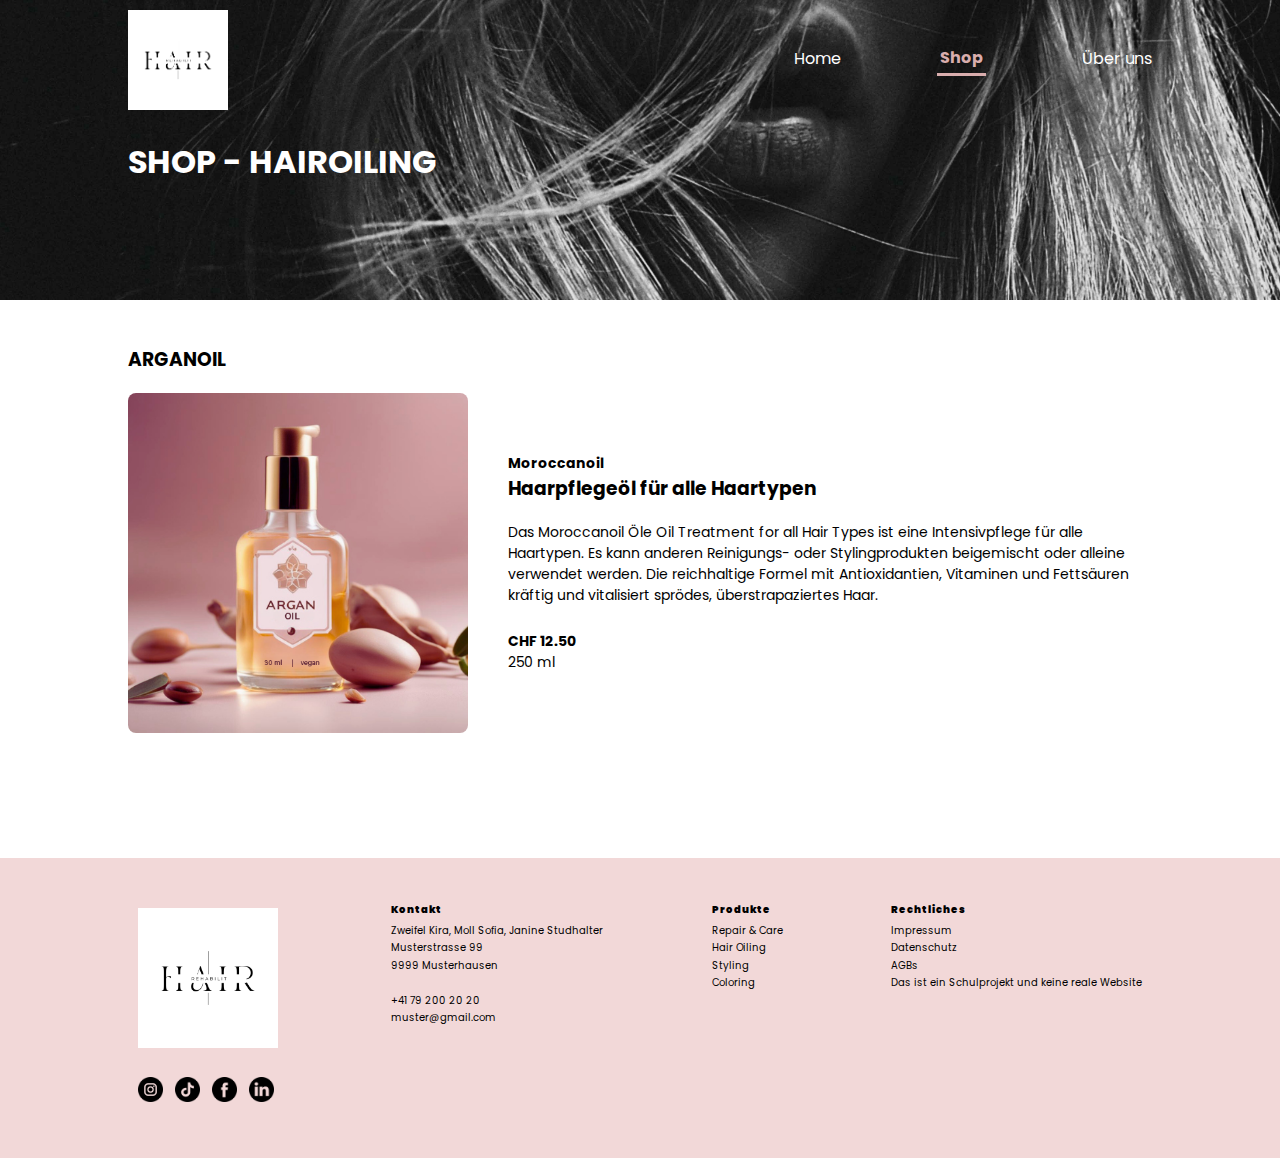
<file: shopsites/product_arganoil.html>
<!DOCTYPE html>
<html lang="de">
  <head>
    <title>RehabilitHair – Hairoiling</title>
    <meta charset="utf-8" />
    <meta
      name="viewport"
      content="width=device-width, initial-scale=1, user-scalable=no"
    />
    <link rel="stylesheet" href="../css/index.css" />
    <link rel="stylesheet" href="../css/common.css" />
    <link rel="preconnect" href="https://fonts.googleapis.com" />
    <link rel="preconnect" href="https://fonts.gstatic.com" crossorigin />
    <link
      href="https://fonts.googleapis.com/css2?family=Montserrat:ital,wght@0,100..900;1,100..900&display=swap"
      rel="stylesheet"
    />
    <link rel="icon" href="../assets/images/favicon.ico" />
  </head>
  <body>
    <header>
      <div class="header_content">
        <nav>
          <div>
            <a href="index.html">
              <img
                class="logo-header"
                src="../assets/images/Logo.png"
                alt="logo"
              />
            </a>
          </div>
          <div class="nav-text">
            <a href="../index.html">Home</a>
            <a class="active" href="../shop.html">Shop</a>
            <a href="../about_us.html">Über uns</a>
          </div>
          <div id="menuToggle">
            <input type="checkbox" />
            <span></span>
            <span></span>
            <span></span>
            <ul id="menu">
              <li><a href="../index.html">Home</a></li>
              <li><a class="active" href="../shop.html">Shop</a></li>
              <li><a href="../about_us.html">Über uns</a></li>
            </ul>
          </div>
        </nav>
        <div class="header_title">
          <h1>SHOP - HAIROILING</h1>
        </div>
      </div>
    </header>
    <main>
      <div class="grid-container">
        <div class="item1 content-items">
          <div>
            <h3>ARGANOIL</h3>
          </div>
          <div>
            <div class="product-view">
              <img
                src="../assets/images/Arganoil-bearbeitet.png"
                alt="Arganoil"
                class="product-img"
              />
              <div>
                <h5 class="product-text">Moroccanoil</h5>
                <h3>Haarpflegeöl für alle Haartypen</h3>
                <p class="product-text">
                  Das Moroccanoil Öle Oil Treatment for all Hair Types ist eine
                  Intensivpflege für alle Haartypen. Es kann anderen Reinigungs-
                  oder Stylingprodukten beigemischt oder alleine verwendet
                  werden. Die reichhaltige Formel mit Antioxidantien, Vitaminen
                  und Fettsäuren kräftig und vitalisiert sprödes,
                  überstrapaziertes Haar.
                </p>
                <br />
                <h3 class="product-text">CHF 12.50</h3>
                <p class="product-text">250 ml</p>
              </div>
            </div>
          </div>
        </div>
      </div>
    </main>
    <footer>
      <div class="footer_content">
        <div class="footer-items">
          <img class="logo-footer" src="../assets/images/Logo.png" alt="Logo" />
          <div class="sm-icons">
            <a
              href="https://www.instagram.com/explore/tags/haircare/"
              target="_blank"
              ><img
                class="socialmedia"
                src="../assets/images/instagram.png"
                alt="instagram"
            /></a>
            <a
              href="https://www.youtube.com/watch?v=dQw4w9WgXcQ"
              target="_blank"
              ><img
                class="socialmedia"
                src="../assets/images/tiktok.png"
                alt="TikTok"
            /></a>
            <a
              href="https://www.facebook.com/haircareangels/?locale=de_DE"
              target="_blank"
              ><img
                class="socialmedia"
                src="../assets/images/facebook.png"
                alt="facebook"
            /></a>
            <a
              href="https://www.linkedin.com/company/haircaregroup/?originalSubdomain=de"
              target="_blank"
              ><img
                class="socialmedia"
                src="../assets/images/linkedin.png"
                alt="linkedin"
            /></a>
          </div>
        </div>
        <div class="footer-items">
          <h4><strong>Kontakt</strong></h4>
          <p>Zweifel Kira, Moll Sofia, Janine Studhalter</p>
          <p>Musterstrasse 99</p>
          <p>9999 Musterhausen</p>
          <br />
          <p>+41 79 200 20 20</p>
          <p>muster@gmail.com</p>
        </div>
        <div class="footer-items">
          <h4><strong>Produkte</strong></h4>
          <a href="./shopsites/repair_and_care.html"><p class="link-category">Repair & Care</p></a>
          <a href="./shopsites/oiling.html"><p class="link-category">Hair Oiling</p></a>
          <a href=""><p class="link-category">Styling</p></a>
          <a href=""><p class="link-category">Coloring</p></a>
        </div>
        <div class="footer-items">
          <h4><strong>Rechtliches</strong></h4>
          <a class="norm-links" href="https://www.haar-shop.ch/de/impressum"
            ><p>Impressum</p></a
          >
          <a class="norm-links" href="https://www.haar-shop.ch/de/datenschutz"
            ><p>Datenschutz</p></a
          >
          <a class="norm-links" href="https://www.haar-shop.ch/de/agb"
            ><p>AGBs</p></a
          >
          <p>Das ist ein Schulprojekt und keine reale Website</p>
        </div>
      </div>
    </footer>
  </body>
</html>
</file>
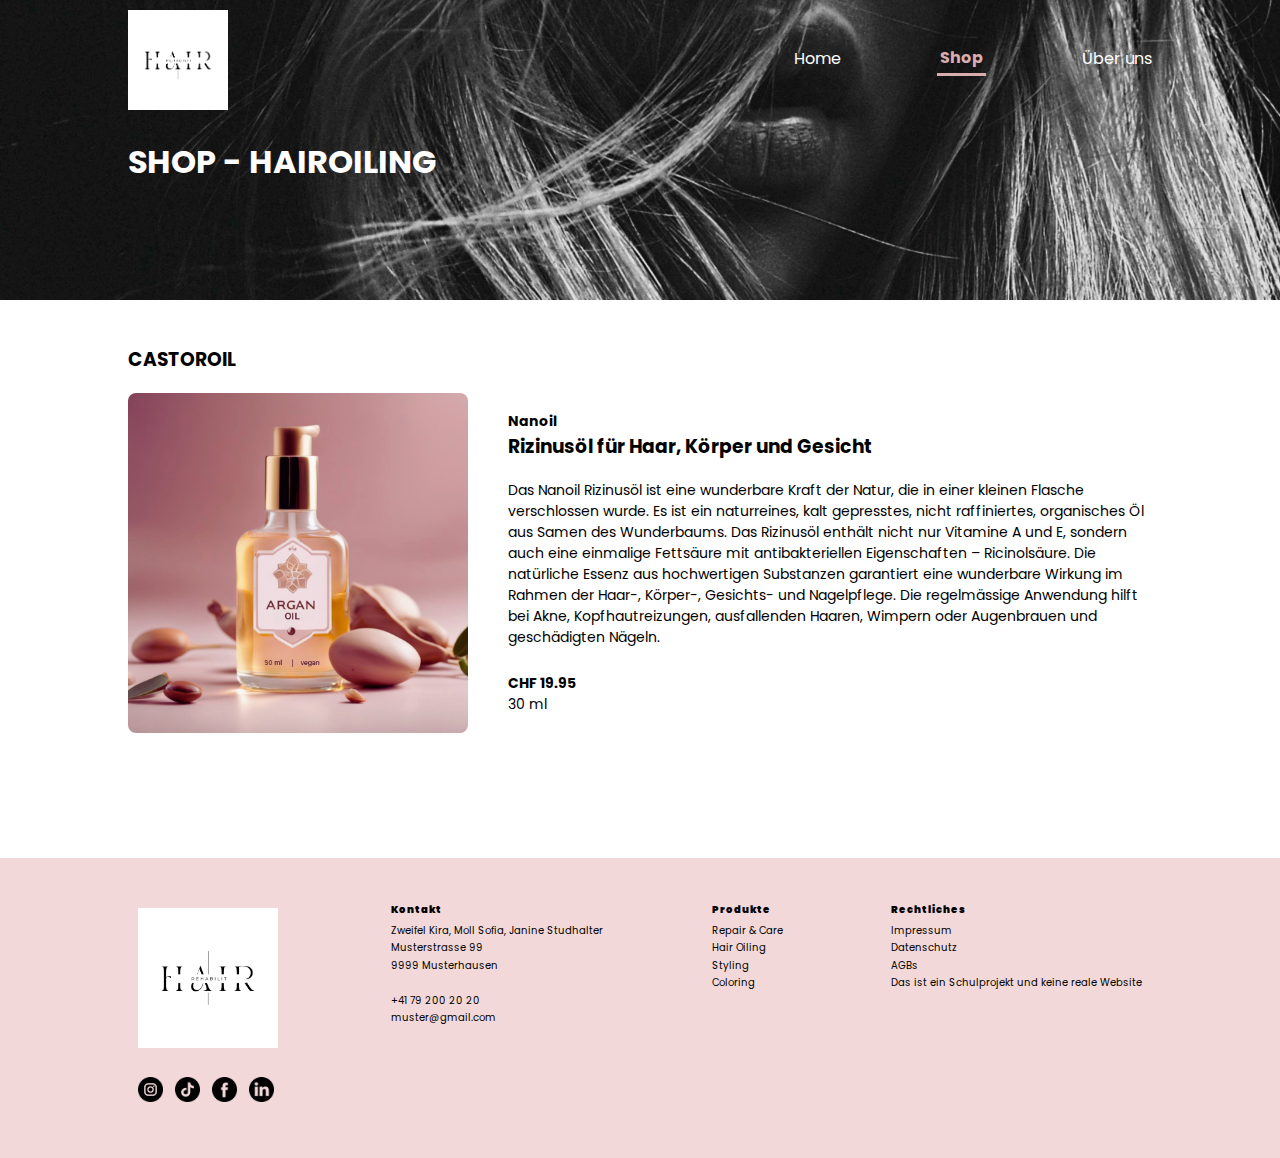
<file: shopsites/product_castoroil.html>
<!DOCTYPE html>
<html lang="de">
  <head>
    <title>RehabilitHair – Hairoiling</title>
    <meta charset="utf-8" />
    <meta
      name="viewport"
      content="width=device-width, initial-scale=1, user-scalable=no"
    />
    <link rel="stylesheet" href="../css/index.css" />
    <link rel="stylesheet" href="../css/common.css" />
    <link rel="preconnect" href="https://fonts.googleapis.com" />
    <link rel="preconnect" href="https://fonts.gstatic.com" crossorigin />
    <link
      href="https://fonts.googleapis.com/css2?family=Montserrat:ital,wght@0,100..900;1,100..900&display=swap"
      rel="stylesheet"
    />
    <link rel="icon" href="../assets/images/favicon.ico" />
  </head>
  <body>
    <header>
      <div class="header_content">
        <nav>
          <div>
            <a href="index.html">
              <img
                class="logo-header"
                src="../assets/images/Logo.png"
                alt="logo"
              />
            </a>
          </div>
          <div class="nav-text">
            <a href="../index.html">Home</a>
            <a class="active" href="../shop.html">Shop</a>
            <a href="../about_us.html">Über uns</a>
          </div>
          <div id="menuToggle">
            <input type="checkbox" />
            <span></span>
            <span></span>
            <span></span>
            <ul id="menu">
              <li><a href="../index.html">Home</a></li>
              <li><a class="active" href="../shop.html">Shop</a></li>
              <li><a href="../about_us.html">Über uns</a></li>
            </ul>
          </div>
        </nav>
        <div class="header_title">
          <h1>SHOP - HAIROILING</h1>
        </div>
      </div>
    </header>
    <main>
      <div class="grid-container">
        <div class="item1 content-items">
          <div>
            <h3>CASTOROIL</h3>
          </div>
          <div>
            <div class="product-view">
              <img
                src="../assets/images/Arganoil-bearbeitet.png"
                alt="Arganoil"
                class="product-img"
              />
              <div>
                <h5 class="product-text">Nanoil</h5>
                <h3>Rizinusöl für Haar, Körper und Gesicht</h3>
                <p class="product-text">
                  Das Nanoil Rizinusöl ist eine wunderbare Kraft der Natur, die
                  in einer kleinen Flasche verschlossen wurde. Es ist ein
                  naturreines, kalt gepresstes, nicht raffiniertes, organisches
                  Öl aus Samen des Wunderbaums. Das Rizinusöl enthält nicht nur
                  Vitamine A und E, sondern auch eine einmalige Fettsäure mit
                  antibakteriellen Eigenschaften – Ricinolsäure. Die natürliche
                  Essenz aus hochwertigen Substanzen garantiert eine wunderbare
                  Wirkung im Rahmen der Haar-, Körper-, Gesichts- und
                  Nagelpflege. Die regelmässige Anwendung hilft bei Akne,
                  Kopfhautreizungen, ausfallenden Haaren, Wimpern oder
                  Augenbrauen und geschädigten Nägeln.
                </p>
                <br />
                <h3 class="product-text">CHF 19.95</h3>
                <p class="product-text">30 ml</p>
              </div>
            </div>
          </div>
        </div>
      </div>
    </main>
    <footer>
      <div class="footer_content">
        <div class="footer-items">
          <img class="logo-footer" src="../assets/images/Logo.png" alt="Logo" />
          <div class="sm-icons">
            <a
              href="https://www.instagram.com/explore/tags/haircare/"
              target="_blank"
              ><img
                class="socialmedia"
                src="../assets/images/instagram.png"
                alt="instagram"
            /></a>
            <a
              href="https://www.youtube.com/watch?v=dQw4w9WgXcQ"
              target="_blank"
              ><img
                class="socialmedia"
                src="../assets/images/tiktok.png"
                alt="TikTok"
            /></a>
            <a
              href="https://www.facebook.com/haircareangels/?locale=de_DE"
              target="_blank"
              ><img
                class="socialmedia"
                src="../assets/images/facebook.png"
                alt="facebook"
            /></a>
            <a
              href="https://www.linkedin.com/company/haircaregroup/?originalSubdomain=de"
              target="_blank"
              ><img
                class="socialmedia"
                src="../assets/images/linkedin.png"
                alt="linkedin"
            /></a>
          </div>
        </div>
        <div class="footer-items">
          <h4><strong>Kontakt</strong></h4>
          <p>Zweifel Kira, Moll Sofia, Janine Studhalter</p>
          <p>Musterstrasse 99</p>
          <p>9999 Musterhausen</p>
          <br />
          <p>+41 79 200 20 20</p>
          <p>muster@gmail.com</p>
        </div>
        <div class="footer-items">
          <h4><strong>Produkte</strong></h4>
          <a href="./shopsites/repair_and_care.html"><p class="link-category">Repair & Care</p></a>
          <a href="./shopsites/oiling.html"><p class="link-category">Hair Oiling</p></a>
          <a href=""><p class="link-category">Styling</p></a>
          <a href=""><p class="link-category">Coloring</p></a>
        </div>
        <div class="footer-items">
          <h4><strong>Rechtliches</strong></h4>
          <a class="norm-links" href="https://www.haar-shop.ch/de/impressum"
            ><p>Impressum</p></a
          >
          <a class="norm-links" href="https://www.haar-shop.ch/de/datenschutz"
            ><p>Datenschutz</p></a
          >
          <a class="norm-links" href="https://www.haar-shop.ch/de/agb"
            ><p>AGBs</p></a
          >
          <p>Das ist ein Schulprojekt und keine reale Website</p>
        </div>
      </div>
    </footer>
  </body>
</html>
</file>
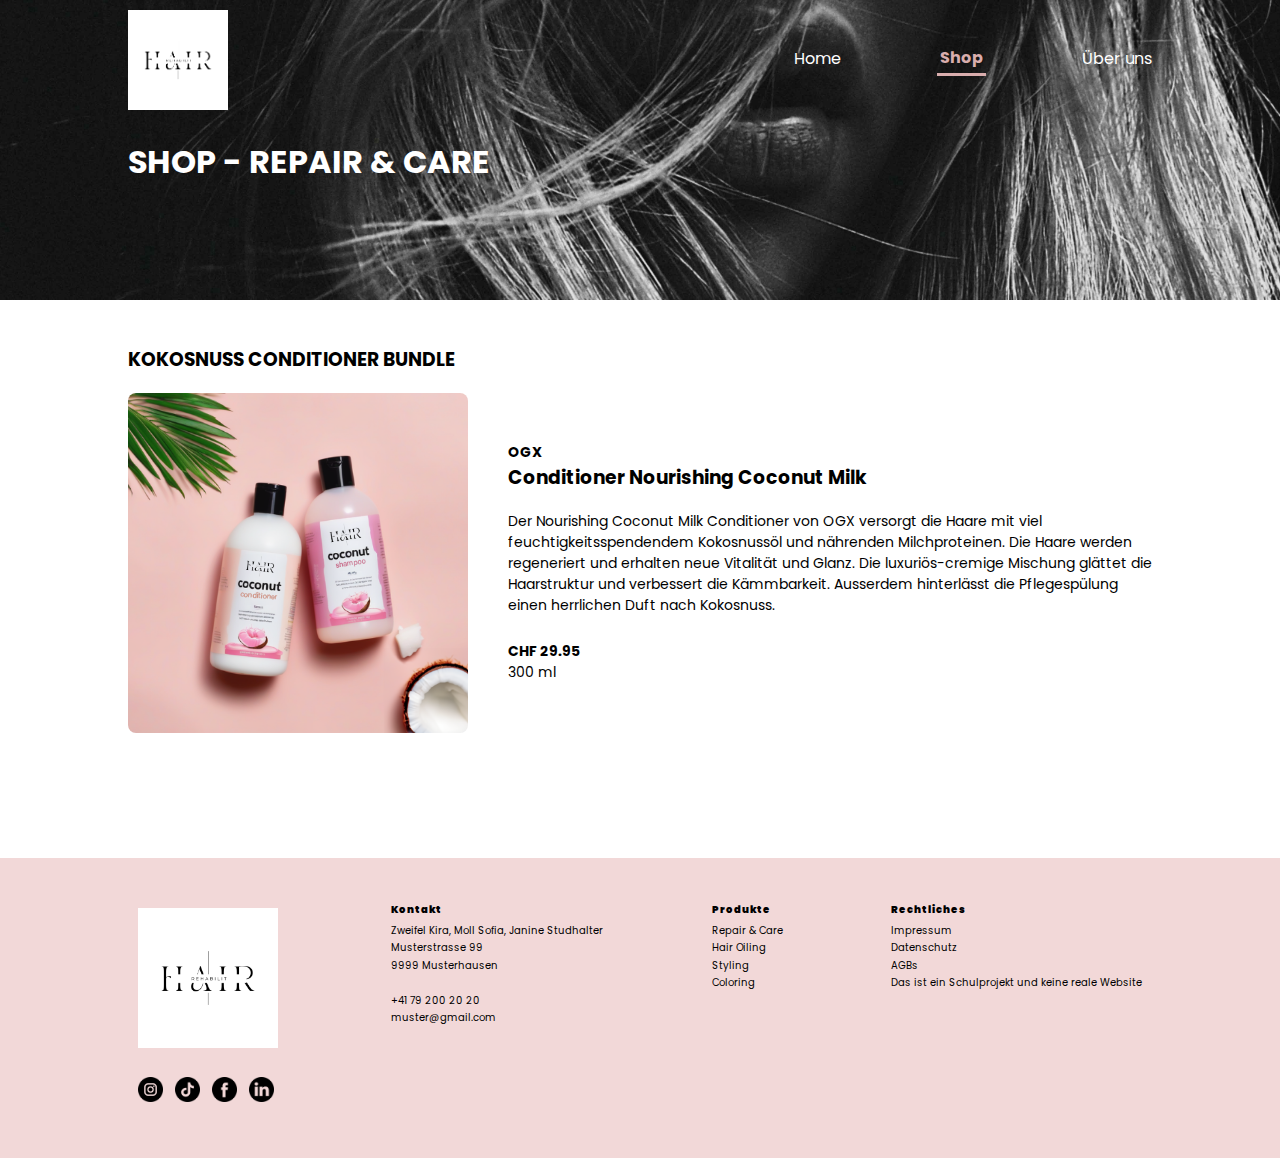
<file: shopsites/product_coconut.html>
<!DOCTYPE html>
<html lang="de">
  <head>
    <title>RehabilitHair – Repair & Care</title>
    <meta charset="utf-8" />
    <meta
      name="viewport"
      content="width=device-width, initial-scale=1, user-scalable=no"
    />
    <link rel="stylesheet" href="../css/index.css" />
    <link rel="stylesheet" href="../css/common.css" />
    <link rel="preconnect" href="https://fonts.googleapis.com" />
    <link rel="preconnect" href="https://fonts.gstatic.com" crossorigin />
    <link
      href="https://fonts.googleapis.com/css2?family=Montserrat:ital,wght@0,100..900;1,100..900&display=swap"
      rel="stylesheet"
    />
    <link rel="icon" href="../assets/images/favicon.ico" />
  </head>
  <body>
    <header>
      <div class="header_content">
        <nav>
          <div>
            <a href="index.html">
              <img
                class="logo-header"
                src="../assets/images/Logo.png"
                alt="logo"
              />
            </a>
          </div>
          <div class="nav-text">
            <a href="../index.html">Home</a>
            <a class="active" href="../shop.html">Shop</a>
            <a href="../about_us.html">Über uns</a>
          </div>
          <div id="menuToggle">
            <input type="checkbox" />
            <span></span>
            <span></span>
            <span></span>
            <ul id="menu">
              <li><a href="../index.html">Home</a></li>
              <li><a class="active" href="../shop.html">Shop</a></li>
              <li><a href="../about_us.html">Über uns</a></li>
            </ul>
          </div>
        </nav>
        <div class="header_title">
          <h1>SHOP - REPAIR & CARE</h1>
        </div>
      </div>
    </header>
    <main>
      <div class="grid-container">
        <div class="item1 content-items">
          <div>
            <h3>KOKOSNUSS CONDITIONER BUNDLE</h3>
          </div>
          <div>
            <div class="product-view">
              <img
                src="../assets/images/coconut repair-and-care bundle.png"
                alt="Rose Conditioner"
                class="product-img"
              />
              <div>
                <h5 class="product-text">OGX</h5>
                <h3>Conditioner Nourishing Coconut Milk</h3>
                <p class="product-text">
                  Der Nourishing Coconut Milk Conditioner von OGX versorgt die
                  Haare mit viel feuchtigkeitsspendendem Kokosnussöl und
                  nährenden Milchproteinen. Die Haare werden regeneriert und
                  erhalten neue Vitalität und Glanz. Die luxuriös-cremige
                  Mischung glättet die Haarstruktur und verbessert die
                  Kämmbarkeit. Ausserdem hinterlässt die Pflegespülung einen
                  herrlichen Duft nach Kokosnuss.
                </p>
                <br />
                <h3 class="product-text">CHF 29.95</h3>
                <p class="product-text">300 ml</p>
              </div>
            </div>
          </div>
        </div>
      </div>
    </main>
    <footer>
      <div class="footer_content">
        <div class="footer-items">
          <img class="logo-footer" src="../assets/images/Logo.png" alt="Logo" />
          <div class="sm-icons">
            <a
              href="https://www.instagram.com/explore/tags/haircare/"
              target="_blank"
              ><img
                class="socialmedia"
                src="../assets/images/instagram.png"
                alt="instagram"
            /></a>
            <a
              href="https://www.youtube.com/watch?v=dQw4w9WgXcQ"
              target="_blank"
              ><img
                class="socialmedia"
                src="../assets/images/tiktok.png"
                alt="TikTok"
            /></a>
            <a
              href="https://www.facebook.com/haircareangels/?locale=de_DE"
              target="_blank"
              ><img
                class="socialmedia"
                src="../assets/images/facebook.png"
                alt="facebook"
            /></a>
            <a
              href="https://www.linkedin.com/company/haircaregroup/?originalSubdomain=de"
              target="_blank"
              ><img
                class="socialmedia"
                src="../assets/images/linkedin.png"
                alt="linkedin"
            /></a>
          </div>
        </div>
        <div class="footer-items">
          <h4><strong>Kontakt</strong></h4>
          <p>Zweifel Kira, Moll Sofia, Janine Studhalter</p>
          <p>Musterstrasse 99</p>
          <p>9999 Musterhausen</p>
          <br />
          <p>+41 79 200 20 20</p>
          <p>muster@gmail.com</p>
        </div>
        <div class="footer-items">
          <h4><strong>Produkte</strong></h4>
          <a href="./shopsites/repair_and_care.html"><p class="link-category">Repair & Care</p></a>
          <a href="./shopsites/oiling.html"><p class="link-category">Hair Oiling</p></a>
          <a href=""><p class="link-category">Styling</p></a>
          <a href=""><p class="link-category">Coloring</p></a>
        </div>
        <div class="footer-items">
          <h4><strong>Rechtliches</strong></h4>
          <a class="norm-links" href="https://www.haar-shop.ch/de/impressum"
            ><p>Impressum</p></a
          >
          <a class="norm-links" href="https://www.haar-shop.ch/de/datenschutz"
            ><p>Datenschutz</p></a
          >
          <a class="norm-links" href="https://www.haar-shop.ch/de/agb"
            ><p>AGBs</p></a
          >
          <p>Das ist ein Schulprojekt und keine reale Website</p>
        </div>
      </div>
    </footer>
  </body>
</html>
</file>
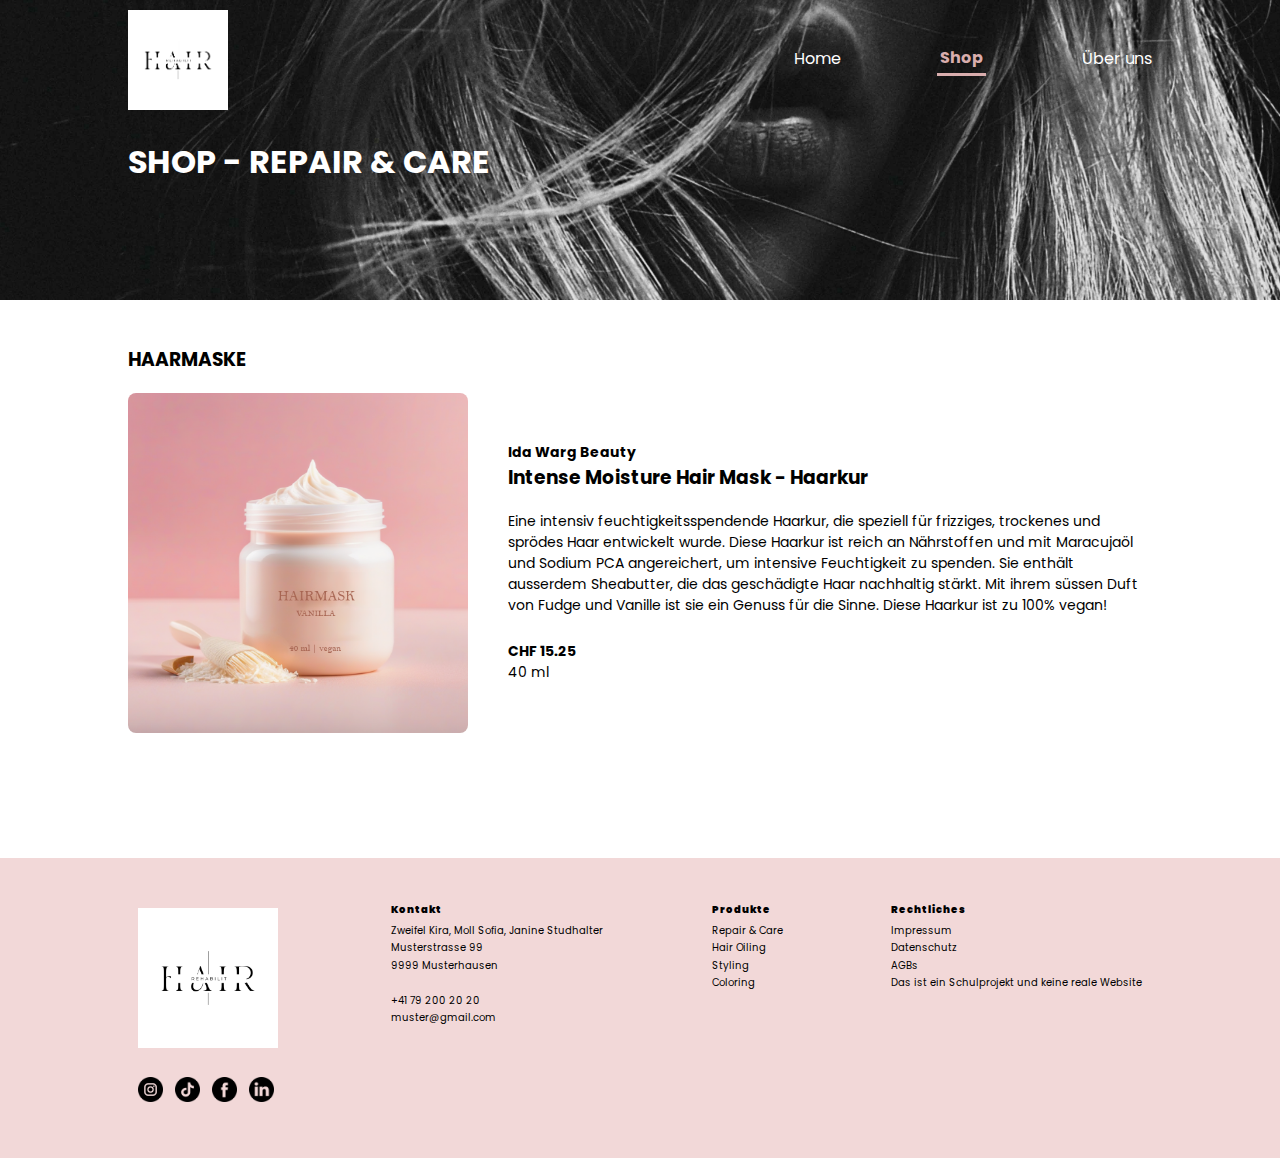
<file: shopsites/product_hairmask.html>
<!DOCTYPE html>
<html lang="de">
  <head>
    <title>RehabilitHair – Repair & Care</title>
    <meta charset="utf-8" />
    <meta
      name="viewport"
      content="width=device-width, initial-scale=1, user-scalable=no"
    />
    <link rel="stylesheet" href="../css/index.css" />
    <link rel="stylesheet" href="../css/common.css" />
    <link rel="preconnect" href="https://fonts.googleapis.com" />
    <link rel="preconnect" href="https://fonts.gstatic.com" crossorigin />
    <link
      href="https://fonts.googleapis.com/css2?family=Montserrat:ital,wght@0,100..900;1,100..900&display=swap"
      rel="stylesheet"
    />
    <link rel="icon" href="../assets/images/favicon.ico" />
  </head>
  <body>
    <header>
      <div class="header_content">
        <nav>
          <div>
            <a href="index.html">
              <img
                class="logo-header"
                src="../assets/images/Logo.png"
                alt="logo"
              />
            </a>
          </div>
          <div class="nav-text">
            <a href="../index.html">Home</a>
            <a class="active" href="../shop.html">Shop</a>
            <a href="../about_us.html">Über uns</a>
          </div>
          <div id="menuToggle">
            <input type="checkbox" />
            <span></span>
            <span></span>
            <span></span>
            <ul id="menu">
              <li><a href="../index.html">Home</a></li>
              <li><a class="active" href="../shop.html">Shop</a></li>
              <li><a href="../about_us.html">Über uns</a></li>
            </ul>
          </div>
        </nav>
        <div class="header_title">
          <h1>SHOP - REPAIR & CARE</h1>
        </div>
      </div>
    </header>
    <main>
      <div class="grid-container">
        <div class="item1 content-items">
          <div>
            <h3>HAARMASKE</h3>
          </div>
          <div>
            <div class="product-view">
              <img
                src="../assets/images/hairmaks.png"
                alt="Rose Conditioner"
                class="product-img"
              />
              <div>
                <h5 class="product-text">Ida Warg Beauty</h5>
                <h3>Intense Moisture Hair Mask - Haarkur</h3>
                <p class="product-text">
                  Eine intensiv feuchtigkeitsspendende Haarkur, die speziell für
                  frizziges, trockenes und sprödes Haar entwickelt wurde. Diese
                  Haarkur ist reich an Nährstoffen und mit Maracujaöl und Sodium
                  PCA angereichert, um intensive Feuchtigkeit zu spenden. Sie
                  enthält ausserdem Sheabutter, die das geschädigte Haar
                  nachhaltig stärkt. Mit ihrem süssen Duft von Fudge und Vanille
                  ist sie ein Genuss für die Sinne. Diese Haarkur ist zu 100%
                  vegan!
                </p>
                <br />
                <h3 class="product-text">CHF 15.25</h3>
                <p class="product-text">40 ml</p>
              </div>
            </div>
          </div>
        </div>
      </div>
    </main>
    <footer>
      <div class="footer_content">
        <div class="footer-items">
          <img class="logo-footer" src="../assets/images/Logo.png" alt="Logo" />
          <div class="sm-icons">
            <a
              href="https://www.instagram.com/explore/tags/haircare/"
              target="_blank"
              ><img
                class="socialmedia"
                src="../assets/images/instagram.png"
                alt="instagram"
            /></a>
            <a
              href="https://www.youtube.com/watch?v=dQw4w9WgXcQ"
              target="_blank"
              ><img
                class="socialmedia"
                src="../assets/images/tiktok.png"
                alt="TikTok"
            /></a>
            <a
              href="https://www.facebook.com/haircareangels/?locale=de_DE"
              target="_blank"
              ><img
                class="socialmedia"
                src="../assets/images/facebook.png"
                alt="facebook"
            /></a>
            <a
              href="https://www.linkedin.com/company/haircaregroup/?originalSubdomain=de"
              target="_blank"
              ><img
                class="socialmedia"
                src="../assets/images/linkedin.png"
                alt="linkedin"
            /></a>
          </div>
        </div>
        <div class="footer-items">
          <h4><strong>Kontakt</strong></h4>
          <p>Zweifel Kira, Moll Sofia, Janine Studhalter</p>
          <p>Musterstrasse 99</p>
          <p>9999 Musterhausen</p>
          <br />
          <p>+41 79 200 20 20</p>
          <p>muster@gmail.com</p>
        </div>
        <div class="footer-items">
          <h4><strong>Produkte</strong></h4>
          <a href="./shopsites/repair_and_care.html"><p class="link-category">Repair & Care</p></a>
          <a href="./shopsites/oiling.html"><p class="link-category">Hair Oiling</p></a>
          <a href=""><p class="link-category">Styling</p></a>
          <a href=""><p class="link-category">Coloring</p></a>
        </div>
        <div class="footer-items">
          <h4><strong>Rechtliches</strong></h4>
          <a class="norm-links" href="https://www.haar-shop.ch/de/impressum"
            ><p>Impressum</p></a
          >
          <a class="norm-links" href="https://www.haar-shop.ch/de/datenschutz"
            ><p>Datenschutz</p></a
          >
          <a class="norm-links" href="https://www.haar-shop.ch/de/agb"
            ><p>AGBs</p></a
          >
          <p>Das ist ein Schulprojekt und keine reale Website</p>
        </div>
      </div>
    </footer>
  </body>
</html>
</file>
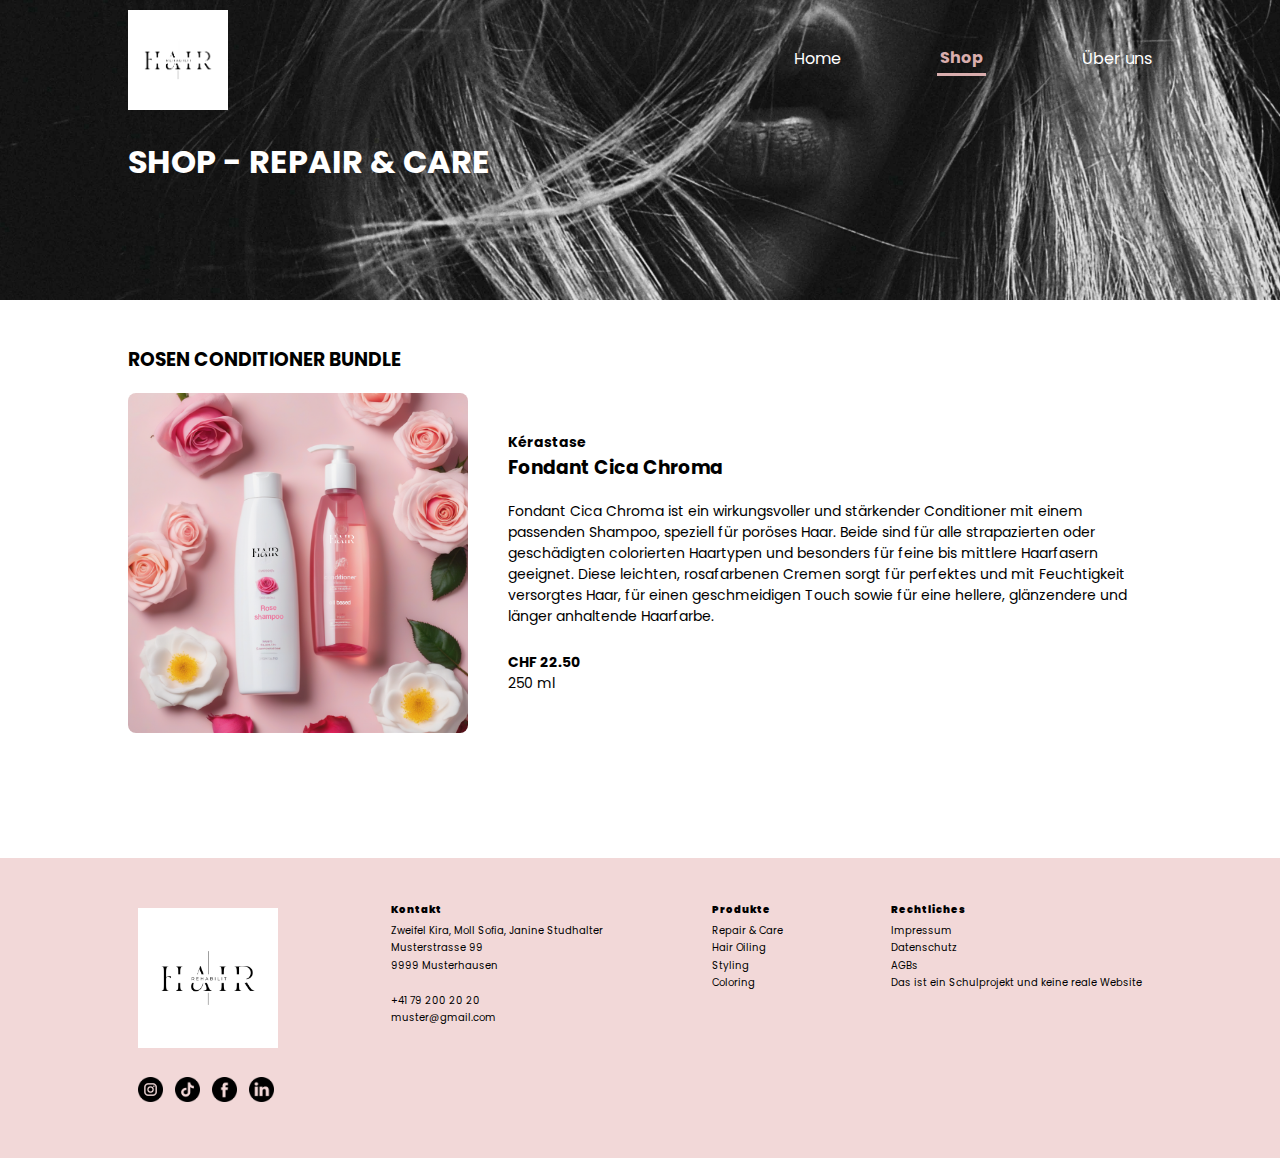
<file: shopsites/product_roseconditioner.html>
<!DOCTYPE html>
<html lang="de">
  <head>
    <title>RehabilitHair – Repair & Care</title>
    <meta charset="utf-8" />
    <meta
      name="viewport"
      content="width=device-width, initial-scale=1, user-scalable=no"
    />
    <link rel="stylesheet" href="../css/index.css" />
    <link rel="stylesheet" href="../css/common.css" />
    <link rel="preconnect" href="https://fonts.googleapis.com" />
    <link rel="preconnect" href="https://fonts.gstatic.com" crossorigin />
    <link
      href="https://fonts.googleapis.com/css2?family=Montserrat:ital,wght@0,100..900;1,100..900&display=swap"
      rel="stylesheet"
    />
    <link rel="icon" href="../assets/images/favicon.ico" />
  </head>
  <body>
    <header>
      <div class="header_content">
        <nav>
          <div>
            <a href="index.html">
              <img
                class="logo-header"
                src="../assets/images/Logo.png"
                alt="logo"
              />
            </a>
          </div>
          <div class="nav-text">
            <a href="../index.html">Home</a>
            <a class="active" href="../shop.html">Shop</a>
            <a href="../about_us.html">Über uns</a>
          </div>
          <div id="menuToggle">
            <input type="checkbox" />
            <span></span>
            <span></span>
            <span></span>
            <ul id="menu">
              <li><a href="../index.html">Home</a></li>
              <li><a class="active" href="../shop.html">Shop</a></li>
              <li><a href="../about_us.html">Über uns</a></li>
            </ul>
          </div>
        </nav>
        <div class="header_title">
          <h1>SHOP - REPAIR & CARE</h1>
        </div>
      </div>
    </header>
    <main>
      <div class="grid-container">
        <div class="item1 content-items">
          <div>
            <h3>ROSEN CONDITIONER BUNDLE</h3>
          </div>
          <div>
            <div class="product-view">
              <img
                src="../assets/images/rose-repair-and-care-bundle-with-oil-based-conditioner.png"
                alt="Rose Conditioner"
                class="product-img"
              />
              <div>
                <h5 class="product-text">Kérastase</h5>
                <h3>Fondant Cica Chroma</h3>
                <p class="product-text">
                  ‌Fondant Cica Chroma ist ein wirkungsvoller und stärkender
                  Conditioner mit einem passenden Shampoo, speziell für poröses
                  Haar. Beide sind für alle strapazierten oder geschädigten
                  colorierten Haartypen und besonders für feine bis mittlere
                  Haarfasern geeignet. Diese leichten, rosafarbenen Cremen sorgt
                  für perfektes und mit Feuchtigkeit versorgtes Haar, für einen
                  geschmeidigen Touch sowie für eine hellere, glänzendere und
                  länger anhaltende Haarfarbe.
                </p>
                <br />
                <h3 class="product-text">CHF 22.50</h3>
                <p class="product-text">250 ml</p>
              </div>
            </div>
          </div>
        </div>
      </div>
    </main>
    <footer>
      <div class="footer_content">
        <div class="footer-items">
          <img class="logo-footer" src="../assets/images/Logo.png" alt="Logo" />
          <div class="sm-icons">
            <a
              href="https://www.instagram.com/explore/tags/haircare/"
              target="_blank"
              ><img
                class="socialmedia"
                src="../assets/images/instagram.png"
                alt="instagram"
            /></a>
            <a
              href="https://www.youtube.com/watch?v=dQw4w9WgXcQ"
              target="_blank"
              ><img
                class="socialmedia"
                src="../assets/images/tiktok.png"
                alt="TikTok"
            /></a>
            <a
              href="https://www.facebook.com/haircareangels/?locale=de_DE"
              target="_blank"
              ><img
                class="socialmedia"
                src="../assets/images/facebook.png"
                alt="facebook"
            /></a>
            <a
              href="https://www.linkedin.com/company/haircaregroup/?originalSubdomain=de"
              target="_blank"
              ><img
                class="socialmedia"
                src="../assets/images/linkedin.png"
                alt="linkedin"
            /></a>
          </div>
        </div>
        <div class="footer-items">
          <h4><strong>Kontakt</strong></h4>
          <p>Zweifel Kira, Moll Sofia, Janine Studhalter</p>
          <p>Musterstrasse 99</p>
          <p>9999 Musterhausen</p>
          <br />
          <p>+41 79 200 20 20</p>
          <p>muster@gmail.com</p>
        </div>
        <div class="footer-items">
          <h4><strong>Produkte</strong></h4>
          <a href="./shopsites/repair_and_care.html"><p class="link-category">Repair & Care</p></a>
          <a href="./shopsites/oiling.html"><p class="link-category">Hair Oiling</p></a>
          <a href=""><p class="link-category">Styling</p></a>
          <a href=""><p class="link-category">Coloring</p></a>
        </div>
        <div class="footer-items">
          <h4><strong>Rechtliches</strong></h4>
          <a class="norm-links" href="https://www.haar-shop.ch/de/impressum"
            ><p>Impressum</p></a
          >
          <a class="norm-links" href="https://www.haar-shop.ch/de/datenschutz"
            ><p>Datenschutz</p></a
          >
          <a class="norm-links" href="https://www.haar-shop.ch/de/agb"
            ><p>AGBs</p></a
          >
          <p>Das ist ein Schulprojekt und keine reale Website</p>
        </div>
      </div>
    </footer>
  </body>
</html>
</file>
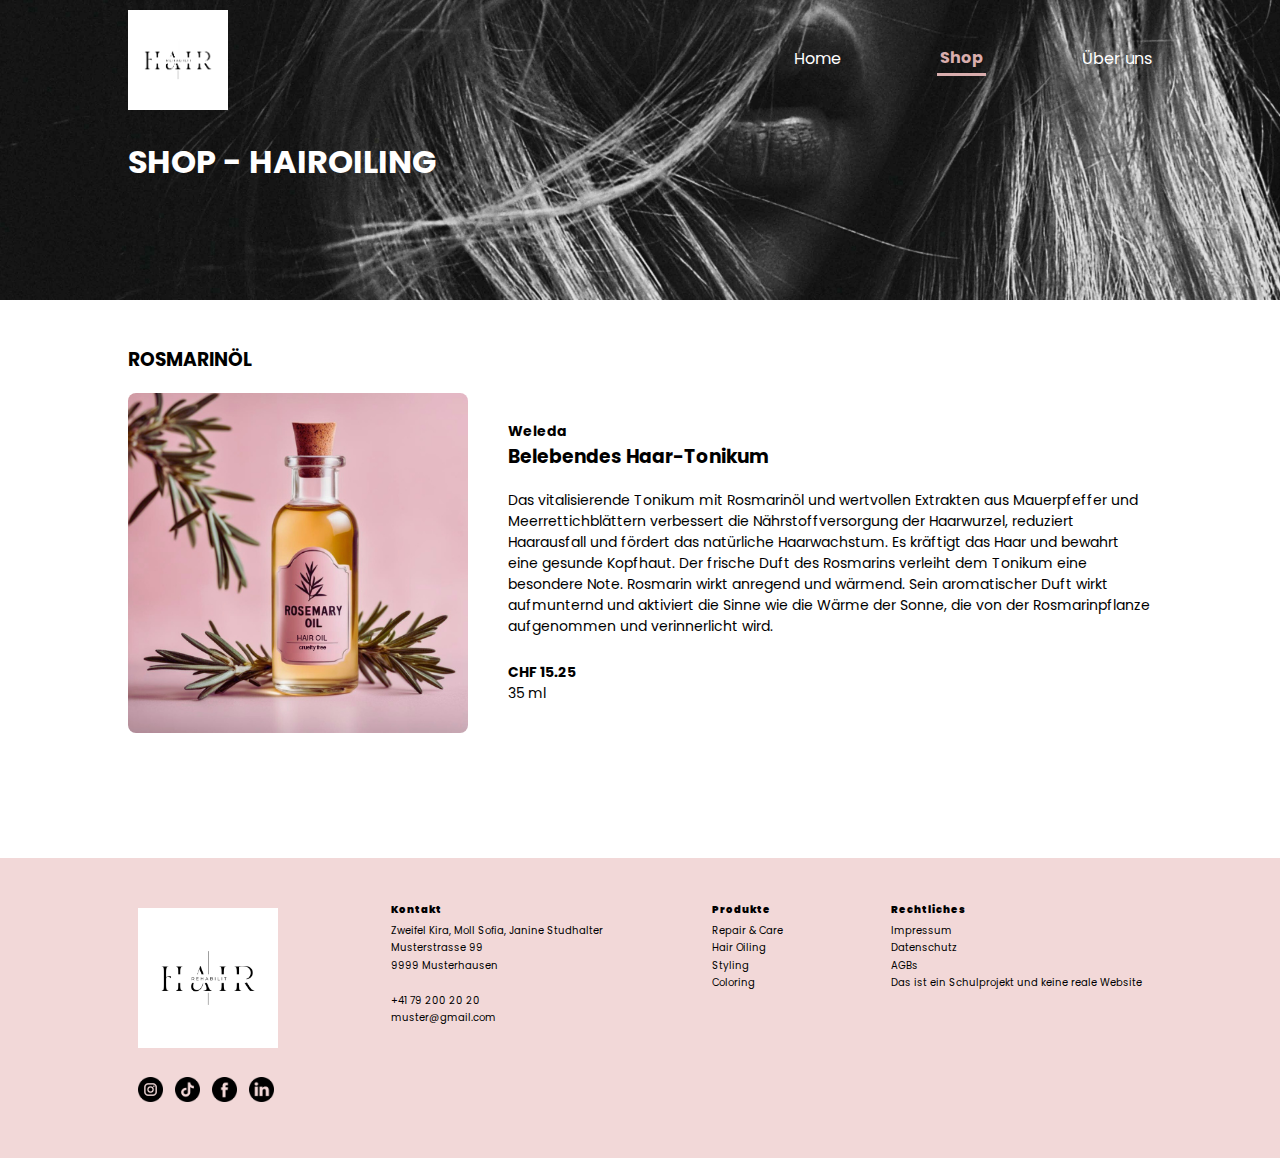
<file: shopsites/product_rosemaryoil.html>
<!DOCTYPE html>
<html lang="de">
  <head>
    <title>RehabilitHair – Hairoiling</title>
    <meta charset="utf-8" />
    <meta
      name="viewport"
      content="width=device-width, initial-scale=1, user-scalable=no"
    />
    <link rel="stylesheet" href="../css/index.css" />
    <link rel="stylesheet" href="../css/common.css" />
    <link rel="preconnect" href="https://fonts.googleapis.com" />
    <link rel="preconnect" href="https://fonts.gstatic.com" crossorigin />
    <link
      href="https://fonts.googleapis.com/css2?family=Montserrat:ital,wght@0,100..900;1,100..900&display=swap"
      rel="stylesheet"
    />
    <link rel="icon" href="../assets/images/favicon.ico" />
  </head>
  <body>
    <header>
      <div class="header_content">
        <nav>
          <div>
            <a href="index.html">
              <img
                class="logo-header"
                src="../assets/images/Logo.png"
                alt="logo"
              />
            </a>
          </div>
          <div class="nav-text">
            <a href="../index.html">Home</a>
            <a class="active" href="../shop.html">Shop</a>
            <a href="../about_us.html">Über uns</a>
          </div>
          <div id="menuToggle">
            <input type="checkbox" />
            <span></span>
            <span></span>
            <span></span>
            <ul id="menu">
              <li><a href="../index.html">Home</a></li>
              <li><a class="active" href="../shop.html">Shop</a></li>
              <li><a href="../about_us.html">Über uns</a></li>
            </ul>
          </div>
        </nav>
        <div class="header_title">
          <h1>SHOP - HAIROILING</h1>
        </div>
      </div>
    </header>
    <main>
      <div class="grid-container">
        <div class="item1 content-items">
          <div>
            <h3>ROSMARINÖL</h3>
          </div>
          <div>
            <div class="product-view">
              <img
                src="../assets/images/Rosemaryoil-bearbeitet.png"
                alt="Arganoil"
                class="product-img"
              />
              <div>
                <h5 class="product-text">Weleda</h5>
                <h3>Belebendes Haar-Tonikum</h3>
                <p class="product-text">
                  Das vitalisierende Tonikum mit Rosmarinöl und wertvollen
                  Extrakten aus Mauerpfeffer und Meerrettichblättern verbessert
                  die Nährstoffversorgung der Haarwurzel, reduziert Haarausfall
                  und fördert das natürliche Haarwachstum. Es kräftigt das Haar
                  und bewahrt eine gesunde Kopfhaut. Der frische Duft des
                  Rosmarins verleiht dem Tonikum eine besondere Note. Rosmarin
                  wirkt anregend und wärmend. Sein aromatischer Duft wirkt
                  aufmunternd und aktiviert die Sinne wie die Wärme der Sonne,
                  die von der Rosmarinpflanze aufgenommen und verinnerlicht
                  wird.
                </p>
                <br />
                <h3 class="product-text">CHF 15.25</h3>
                <p class="product-text">35 ml</p>
              </div>
            </div>
          </div>
        </div>
      </div>
    </main>
    <footer>
      <div class="footer_content">
        <div class="footer-items">
          <img class="logo-footer" src="../assets/images/Logo.png" alt="Logo" />
          <div class="sm-icons">
            <a
              href="https://www.instagram.com/explore/tags/haircare/"
              target="_blank"
              ><img
                class="socialmedia"
                src="../assets/images/instagram.png"
                alt="instagram"
            /></a>
            <a
              href="https://www.youtube.com/watch?v=dQw4w9WgXcQ"
              target="_blank"
              ><img
                class="socialmedia"
                src="../assets/images/tiktok.png"
                alt="TikTok"
            /></a>
            <a
              href="https://www.facebook.com/haircareangels/?locale=de_DE"
              target="_blank"
              ><img
                class="socialmedia"
                src="../assets/images/facebook.png"
                alt="facebook"
            /></a>
            <a
              href="https://www.linkedin.com/company/haircaregroup/?originalSubdomain=de"
              target="_blank"
              ><img
                class="socialmedia"
                src="../assets/images/linkedin.png"
                alt="linkedin"
            /></a>
          </div>
        </div>
        <div class="footer-items">
          <h4><strong>Kontakt</strong></h4>
          <p>Zweifel Kira, Moll Sofia, Janine Studhalter</p>
          <p>Musterstrasse 99</p>
          <p>9999 Musterhausen</p>
          <br />
          <p>+41 79 200 20 20</p>
          <p>muster@gmail.com</p>
        </div>
        <div class="footer-items">
          <h4><strong>Produkte</strong></h4>
          <a href="./shopsites/repair_and_care.html"><p class="link-category">Repair & Care</p></a>
          <a href="./shopsites/oiling.html"><p class="link-category">Hair Oiling</p></a>
          <a href=""><p class="link-category">Styling</p></a>
          <a href=""><p class="link-category">Coloring</p></a>
        </div>
        <div class="footer-items">
          <h4><strong>Rechtliches</strong></h4>
          <a class="norm-links" href="https://www.haar-shop.ch/de/impressum"
            ><p>Impressum</p></a
          >
          <a class="norm-links" href="https://www.haar-shop.ch/de/datenschutz"
            ><p>Datenschutz</p></a
          >
          <a class="norm-links" href="https://www.haar-shop.ch/de/agb"
            ><p>AGBs</p></a
          >
          <p>Das ist ein Schulprojekt und keine reale Website</p>
        </div>
      </div>
    </footer>
  </body>
</html>
</file>
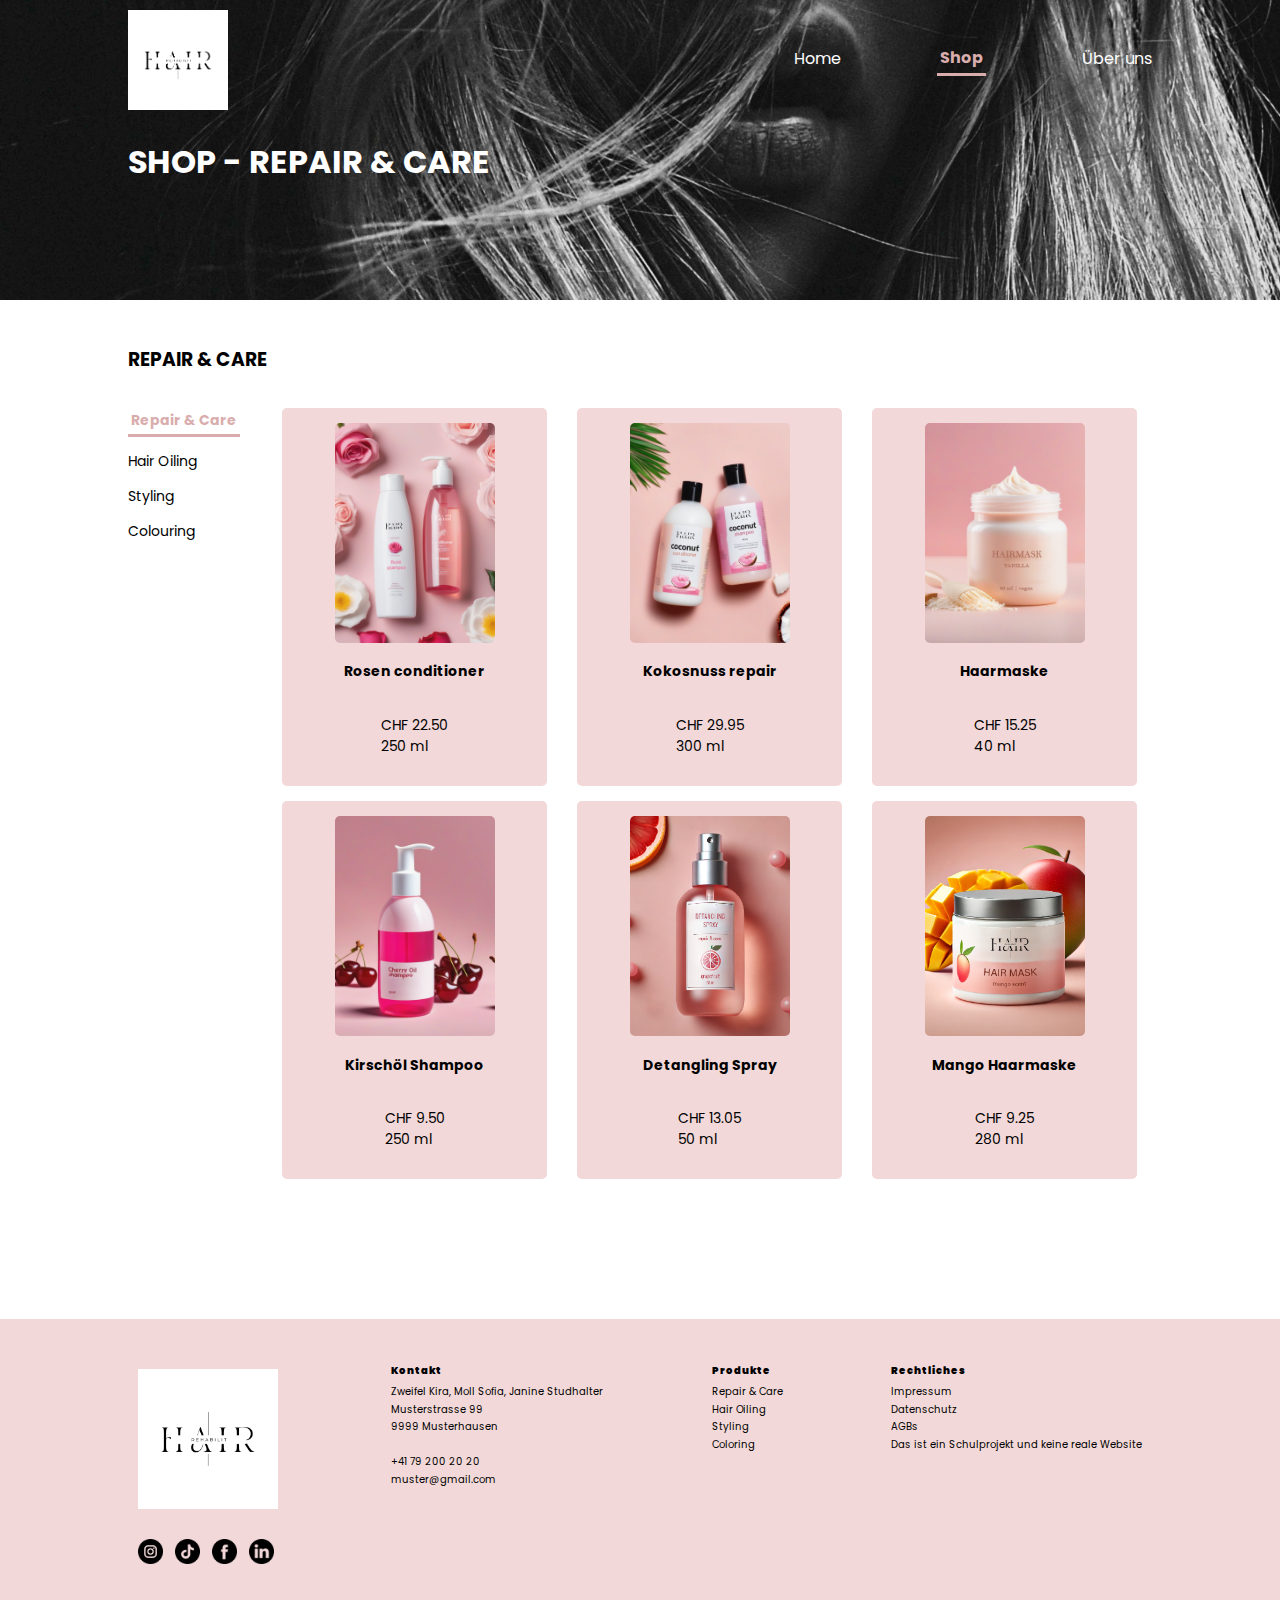
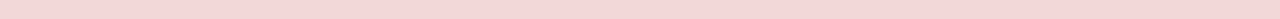
<file: shopsites/repair_and_care.html>
<!DOCTYPE html>
<html lang="de">
  <head>
    <title>RehabilitHair – Repair & Care</title>
    <meta charset="utf-8" />
    <meta
      name="viewport"
      content="width=device-width, initial-scale=1, user-scalable=no"
    />
    <link rel="stylesheet" href="../css/index.css" />
    <link rel="stylesheet" href="../css/common.css" />
    <link rel="preconnect" href="https://fonts.googleapis.com" />
    <link rel="preconnect" href="https://fonts.gstatic.com" crossorigin />
    <link
      href="https://fonts.googleapis.com/css2?family=Montserrat:ital,wght@0,100..900;1,100..900&display=swap"
      rel="stylesheet"
    />
    <link rel="icon" href="../assets/images/favicon.ico" />
  </head>
  <body>
    <header>
      <div class="header_content">
        <nav>
          <div>
            <a href="index.html">
              <img
                class="logo-header"
                src="../assets/images/Logo.png"
                alt="logo"
              />
            </a>
          </div>
          <div class="nav-text">
            <a href="../index.html">Home</a>
            <a class="active" href="../shop.html">Shop</a>
            <a href="../about_us.html">Über uns</a>
          </div>
          <div id="menuToggle">
            <input type="checkbox" />
            <span></span>
            <span></span>
            <span></span>
            <ul id="menu">
              <li><a href="../index.html">Home</a></li>
              <li><a class="active" href="../shop.html">Shop</a></li>
              <li><a href="../about_us.html">Über uns</a></li>
            </ul>
          </div>
        </nav>
        <div class="header_title">
          <h1>SHOP - REPAIR & CARE</h1>
        </div>
      </div>
    </header>
    <main>
      <div class="grid-container">
        <div class="item1">
          <div class="content-items">
            <h3>REPAIR & CARE</h3>
          </div>
          <div class="content-items category-rpca">
            <div>
              <p class="active">Repair & Care</p>
              <a href="oiling.html"><p class="link-category">Hair Oiling</p></a>
              <p>Styling</p>
              <p>Colouring</p>
            </div>
            <div id="product-overview">
              <div>
                <a href="product_roseconditioner.html">
                  <div class="product-overview link-category">
                    <img
                      src="../assets/images/rose-repair-and-care-bundle-with-oil-based-conditioner.png"
                      alt="Rose Conditioner"
                      class="category-rpca-img"
                    />
                    <h4>Rosen conditioner</h4>
                    <p>
                      CHF 22.50 <br />
                      250 ml
                    </p>
                  </div>
                </a>
                <div class="product-overview">
                  <img
                    src="../assets/images/cherry-oil-shampoo.png"
                    alt="Cherry Shampoo"
                    class="category-rpca-img"
                  />
                  <h4>Kirschöl Shampoo</h4>
                  <p>
                    CHF 9.50 <br />
                    250 ml
                  </p>
                </div>
              </div>
              <div>
                <a href="product_coconut.html">
                  <div class="product-overview link-category">
                    <img
                      src="../assets/images/coconut repair-and-care bundle.png"
                      alt="Coconut Bundle"
                      class="category-rpca-img"
                    />
                    <h4>Kokosnuss repair</h4>
                    <p>
                      CHF 29.95 <br />
                      300 ml
                    </p>
                  </div>
                </a>
                <div class="product-overview">
                  <img
                    src="../assets/images/detangling spray.png"
                    alt="detangling"
                    class="category-rpca-img"
                  />
                  <h4>Detangling Spray</h4>
                  <p>
                    CHF 13.05 <br />
                    50 ml
                  </p>
                </div>
              </div>
              <div>
                <a href="product_hairmask.html">
                  <div class="product-overview link-category">
                    <img
                      src="../assets/images/hairmaks.png"
                      alt="Hairmasks"
                      class="category-rpca-img"
                    />
                    <h4>Haarmaske</h4>
                    <p>
                      CHF 15.25 <br />
                      40 ml
                    </p>
                  </div>
                </a>
                <div class="product-overview">
                  <img
                    src="../assets/images/haarmaske-mango.png"
                    alt="haarmaske-mango"
                    class="category-rpca-img"
                  />
                  <h4>Mango Haarmaske</h4>
                  <p>
                    CHF 9.25 <br />
                    280 ml
                  </p>
                </div>
              </div>
            </div>
          </div>
        </div>
      </div>
    </main>
    <footer>
      <div class="footer_content">
        <div class="footer-items">
          <img class="logo-footer" src="../assets/images/Logo.png" alt="Logo" />
          <div class="sm-icons">
            <a
              href="https://www.instagram.com/explore/tags/haircare/"
              target="_blank"
              ><img
                class="socialmedia"
                src="../assets/images/instagram.png"
                alt="instagram"
            /></a>
            <a
              href="https://www.youtube.com/watch?v=dQw4w9WgXcQ"
              target="_blank"
              ><img
                class="socialmedia"
                src="../assets/images/tiktok.png"
                alt="TikTok"
            /></a>
            <a
              href="https://www.facebook.com/haircareangels/?locale=de_DE"
              target="_blank"
              ><img
                class="socialmedia"
                src="../assets/images/facebook.png"
                alt="facebook"
            /></a>
            <a
              href="https://www.linkedin.com/company/haircaregroup/?originalSubdomain=de"
              target="_blank"
              ><img
                class="socialmedia"
                src="../assets/images/linkedin.png"
                alt="linkedin"
            /></a>
          </div>
        </div>
        <div class="footer-items">
          <h4><strong>Kontakt</strong></h4>
          <p>Zweifel Kira, Moll Sofia, Janine Studhalter</p>
          <p>Musterstrasse 99</p>
          <p>9999 Musterhausen</p>
          <br />
          <p>+41 79 200 20 20</p>
          <p>muster@gmail.com</p>
        </div>
        <div class="footer-items">
          <h4><strong>Produkte</strong></h4>
          <a href="./shopsites/repair_and_care.html"><p class="link-category">Repair & Care</p></a>
          <a href="./shopsites/oiling.html"><p class="link-category">Hair Oiling</p></a>
          <a href=""><p class="link-category">Styling</p></a>
          <a href=""><p class="link-category">Coloring</p></a>
        </div>
        <div class="footer-items">
          <h4><strong>Rechtliches</strong></h4>
          <a class="norm-links" href="https://www.haar-shop.ch/de/impressum"
            ><p>Impressum</p></a
          >
          <a class="norm-links" href="https://www.haar-shop.ch/de/datenschutz"
            ><p>Datenschutz</p></a
          >
          <a class="norm-links" href="https://www.haar-shop.ch/de/agb"
            ><p>AGBs</p></a
          >
          <p>Das ist ein Schulprojekt und keine reale Website</p>
        </div>
      </div>
    </footer>
  </body>
</html>
</file>
<file: css/index.css>
h3 {
  font-weight: 700;
  margin-top: 0;
}

.text-game {
  color: white;
}

button,
.gewinnspiel-button {
  font-family: "poppins", "Arial", sans-serif;
  border: none;
  border-radius: 5px;
  position: relative;
  transition: all 250ms;
  overflow: hidden;
}

.gewinnspiel-button {
  width: 150px;
  color: #594343;
  background: white;
  font-weight: bold;
  box-shadow: 4px 8px 19px -3px rgba(0, 0, 0, 0.27);
  z-index: 0;
}

button::before,
.gewinnspiel-button::before {
  content: "";
  position: absolute;
  top: 0;
  left: 0;
  height: 100%;
  width: 0;
  border-radius: 5px;
  background-color: #594343;
  box-shadow: 4px 8px 19px -3px rgba(0, 0, 0, 0.27);
  z-index: -1;
  transition: all 250ms;
}

button:hover,
.gewinnspiel-button:hover {
  color: white;
}

button:hover::before,
.gewinnspiel-button:hover::before {
  width: 100%;
}

.game-item,
.brand-logo-container {
  display: flex;
  justify-content: space-between;
}

.item1-game {
  background: #d9adad;
}

.item3-indexpage {
  background: #f2d8d8;
}

.product-otm {
  display: flex;
}

.text-potm,
.text-wr {
  font-size: 14px;
}

.product-otm-1 {
  width: 100%;
  background: linear-gradient(90deg, #f2d8d8, #ffffff);
  margin-right: 30px;
  border-radius: 5px;
  padding: 40px;
}

.product-otm-2 {
  width: 100%;
  border: solid 1.75px #594343;
  border-width: 1.75px 0;
}

.potm-pic {
  width: 80%;
  border-radius: 7px;
}

.brand-logo {
  height: 60px;
  width: auto;
  display: flex;
  align-items: flex-end;
  margin: 0 15px;
}

.top-brand {
  border: solid 2px #594343;
  border-width: 2px 0;
  padding: 30px;
}

.brand-title {
  display: flex;
  justify-content: center;
}

.image-slider {
  position: relative;
  max-width: 100%;
  margin: auto;
}

.index-pic {
  width: 300px;
  display: none;
  border-radius: 6px;
  border: none;
}

.index-pic.active {
  display: block;
  margin: 0 auto;
  border: none;
}

.prev,
.next {
  cursor: pointer;
  background-color: #d9adad;
  border: none;
  position: absolute;
  top: 50%;
  padding: 16px;
  margin-top: -22px;
  font-weight: bold;
  font-size: 18px;
  transition: 0.6s ease;
  border-radius: 3px;
  user-select: none;
}

.next {
  right: 0;
  border-radius: 3px 0 0 3px;
}

.prev:hover,
.next:hover {
  background-color: #594343;
}

.popup {
  display: none;
  position: fixed;
  top: 0;
  left: 0;
  width: 100%;
  height: 100%;
  background-color: rgba(0, 0, 0, 0.5);
  justify-content: center;
  align-items: center;
  z-index: 9999;
}

.newsletter-button {
  height: 35px;
  margin-top: 20px;
  font-family: "poppins", Arial, Helvetica, sans-serif;
  background-color: #d9adad;
  border-radius: 5px;
}

.newsletter-input {
  width: 100%;
}

.popup-content {
  background-color: white;
  padding: 20px;
  border-radius: 5px;
  width: 300px;
  position: relative;
}

.close {
  position: absolute;
  top: 10px;
  right: 10px;
  cursor: pointer;
  font-size: 20px;
}

.brand-logo-container {
  display: flex;
  overflow: hidden;
  white-space: nowrap;
  align-items: center;
  position: relative;
}
@keyframes slide {
  0% {
    transform: translateX(0);
  }
  100% {
    transform: translateX(-50%);
  }
}
.brand-logo-slider {
  display: flex;
  animation: slide 30s linear infinite;
}
</file>
<file: css/common.css>
@import url("https://fonts.googleapis.com/css2?family=Poppins:ital,wght@0,100;0,200;0,300;0,400;0,500;0,600;0,700;0,800;0,900;1,100;1,200;1,300;1,400;1,500;1,600;1,700;1,800;1,900&display=swap");
html,
body {
  min-height: 100vh;
  font-family: "poppins", "Arial", sans-serif;
  margin: 0;
}
body {
  display: flex;
  flex-direction: column;
}
.footer_content {
  margin: 25px auto;
  width: 80%;
  display: flex;
  justify-content: space-between;
  line-height: 0.75;
  font-size: 10px;
}
footer {
  margin-top: 40px;
}
.footer-items {
  padding: 10px;
}
.header_content {
  width: 80%;
  color: white;
  margin: 0 auto;
}
.header_title {
  display: flex;
  justify-content: space-between;
}
.header_text {
  margin-left: 25%;
  font-size: 14px;
}
header,
footer {
  height: 300px;
}
.logo-header {
  width: 100px;
  margin-top: 10px;
}
.nav-text {
  display: flex;
  align-items: center;
  width: 35%;
  justify-content: space-between;
}
.sm-icons {
  margin-top: 20px;
}
#menuToggle {
  padding: 7px 5px 2px;
  background-color: #d9adad;
  border-radius: 4px;
  display: none;
  flex-direction: column;
  position: fixed;
  top: 49px;
  right: 20px;
  z-index: 1;
  -webkit-user-select: none;
  user-select: none;
}
#menuToggle input {
  display: flex;
  width: 40px;
  height: 32px;
  position: absolute;
  cursor: pointer;
  opacity: 0;
  z-index: 2;
  position: absolute;
  top: -6px;
  left: -6px;
}
ul {
  padding: 0;
  list-style-type: none;
}
#menuToggle span {
  display: flex;
  width: 29px;
  height: 2px;
  margin-bottom: 5px;
  position: relative;
  background: #ffffff;
  border-radius: 3px;
  z-index: 1;
  transform-origin: 5px 0px;
  transition: transform 0.5s cubic-bezier(0.77, 0.2, 0.05, 1),
    0.5s cubic-bezier(0.77, 0.2, 0.05, 1), opacity 0.55s ease;
}

#menuToggle span:first-child {
  transform-origin: 0% 0%;
}

#menuToggle span:nth-last-child(2) {
  transform-origin: 0% 100%;
}

#menuToggle input:checked ~ span {
  opacity: 1;
  transform: rotate(45deg) translate(-3px, -1px);
  background: #36383f;
}
#menuToggle input:checked ~ span:nth-last-child(3) {
  opacity: 0;
  transform: rotate(0deg) scale(0.2, 0.2);
}

#menuToggle input:checked ~ span:nth-last-child(2) {
  transform: rotate(-45deg) translate(0, -1px);
}

#menu {
  position: fixed;
  width: 222px;
  height: 100%;
  box-shadow: 0 0 10px #85888c;
  margin: -97px 0 0 -253px;
  padding: 50px;
  padding-top: 125px;
  background-color: #f2d8d8;
  -webkit-font-smoothing: antialiased;
  transform-origin: 0% 0%;
  transform: translate(100%, 0);
  transition: transform 0.5s cubic-bezier(0.77, 0.2, 0.05, 1);
}

#menu li {
  padding: 10px 0;
  transition-delay: 2s;
}

#menuToggle input:checked ~ ul {
  transform: none;
}

nav {
  display: flex;
  justify-content: space-between;
  align-items: center;
}
.active {
  color: #d9adad;
  font-weight: 700;
  padding: 3px;
  border-bottom: solid 3px #d9adad;
}
.content {
  flex-grow: 1;
  background-color: #f7f7f7;
  padding: 12px;
  max-width: 800px;
  margin: auto;
}
.link-category {
  color: black;
}
.link-category:hover {
  color: #d9adad;
}
header {
  background-image: url(../assets/images/header.jpg);
  background-size: cover;
  background-position: center;
}
footer {
  background-color: #f2d8d8;
}
.logo-footer {
  height: 140px;
  margin-top: 15px;
}
a {
  text-decoration: none;
  color: white;
}
a:hover {
  color: #8c6c6c;
}
.formelements {
  margin: 20px 0;
  display: flex;
  flex-direction: column;
  width: 100%;
}
form {
  width: 100%;
}
input {
  height: 30px;
}
textarea,
input {
  font-family: "poppins", "Arial Narrow", Arial, sans-serif;
  border-radius: 7px;
  border: solid 1px grey;
  margin-top: 5px;
}
.form {
  width: 100%;
  display: flex;
  justify-content: center;
  margin: 0px 0px 10px 0px;
}
.item2-aboutus {
  background: #f2d8d8;
  padding: 30px 0;
}
.error {
  color: rgb(250, 3, 3);
  display: none;
  margin-top: 5px;
}
.submitbutton {
  height: 40px;
  margin-top: 20px;
  font-family: "poppins", Arial, Helvetica, sans-serif;
  background-color: #d9adad;
  border: none;
  border-radius: 5px;
}
.submitbutton:hover {
  background-color: #594343;
  cursor: pointer;
}
.text-grid {
  font-size: 14px;
  padding-left: 30px;
  margin: 0 auto;
}
.grid-container {
  display: grid;
  margin: 0 auto;
  align-content: center;
  grid-template-columns: auto auto;
  gap: 10px;
  grid-template-areas:
    "first first"
    "main main"
    "scnd scnd"
    "thrd thrd"
    "last last";
}
.content-items {
  width: 80%;
  margin: 0 auto;
}
.item1 {
  grid-area: first;
}
.item2 {
  grid-area: main;
}
.item3 {
  grid-area: scnd;
}
.item4 {
  grid-area: thrd;
}
.item5 {
  grid-area: last;
}

.grid-container > div {
  padding: 45px 0;
}
.categories {
  display: flex;
  justify-content: space-between;
}
.category-img {
  width: 450px;
  height: 320px;
  border-radius: 5px;
  object-fit: cover;
}
.category-rpca {
  display: flex;
  justify-content: space-between;
  font-size: 14px;
}
.category-rpca-img {
  width: 160px;
  height: 220px;
  object-fit: cover;
  border-radius: 5px;
}
.product-overview {
  background-color: #f2d8d8;
  padding: 15px;
  width: 235px;
  display: flex;
  border-radius: 5px;
  margin: 15px;
  flex-direction: column;
  align-items: center;
}
.socialmedia {
  height: 25px;
  margin: 9px;
  margin-left: 0px;
}
.teampic {
  width: 200px;
  border-radius: 5px;
}
.norm-links {
  color: black;
  text-decoration: wavy;
}
.spinner {
  border: 16px solid #f3f3f3;
  border-top: 16px solid #ff69b4c2;
  border-radius: 50%;
  width: 120px;
  height: 120px;
  animation: spin 2s linear infinite;
  position: absolute;
  top: 175%;
  left: 45%;
  transform: translate(-50%, -50%);
}
.aboutus-content {
  font-size: 14px;
  text-align: justify;
}
.aboutus2 {
  display: flex;
}
.aboutus2 p {
  padding-right: 65px;
  margin: 0;
}
#product-overview {
  display: flex;
}
.product-view {
  display: flex;
  align-items: center;
}
.product-img {
  width: 340px;
  margin-right: 40px;
  border-radius: 8px;
}
.product-text {
  font-size: 14px;
  margin: 0;
}
.category-img:hover,
.category-rpca-img:hover {
  transform: scale(1.05);
  box-shadow: 0 4px 8px rgba(0, 0, 0, 0.2);
  transition: transform 0.3s ease, box-shadow 0.3s ease;
}
.link-category:hover {
  font-size: 1.1em;
  color: #d9adad;
  transition: font-size 0.3s ease, color 0.3s ease;
}

@keyframes spin {
  0% {
    transform: rotate(0deg);
  }
  100% {
    transform: rotate(360deg);
  }
}
@media screen and (max-width: 1260px) {
  .product-overview {
    width: auto;
  }
}

@media screen and (max-width: 1040px) {
  .category-img {
    width: 105%;
    height: 320px;
    object-fit: cover;
  }
}

@media screen and (max-width: 835px) {
  .header_text {
    margin-left: 16%;
    font-size: 12px;
  }
  .grid-container {
    grid-template-columns: 100%;
    margin: 0 auto;
    grid-template-areas:
      "first"
      "main"
      "scnd"
      "thrd"
      "last";
  }
  .spinner {
    top: 100%;
    left: 40%;
  }
  .product-otm {
    flex-direction: column;
  }
  .product-otm-2 {
    margin-top: 30px;
  }
  .product-otm-1 {
    width: 80%;
  }
  .header_title {
    flex-direction: column;
  }
  .header_text {
    margin-left: 0;
    font-size: 12px;
    line-height: 1;
  }
  .brand-logo-container {
    flex-wrap: wrap;
  }
  .category-img {
    width: 255px;
    height: 220px;
    object-fit: cover;
  }
  .aboutus2 {
    flex-direction: column;
  }
  .aboutus2 p {
    padding-right: 0;
  }
  .teampic {
    width: auto;
    margin-top: 20px;
  }
  .newsletter-input {
    width: 50%;
  }
  .category-rpca {
    flex-wrap: wrap;
  }
  .product-overview {
    margin-left: 0;
  }
  .product-view {
    flex-direction: column;
  }
  .product-img {
    width: 45%;
    margin-right: 0;
    margin-bottom: 20px;
  }
}
@media (max-width: 650px) {
  .nav-text {
    display: none;
  }
  #menuToggle {
    display: block;
  }
  .footer_content {
    flex-direction: column;
    font-size: x-small;
    width: 80%;
  }
  footer {
    height: 100%;
  }
  .categories {
    flex-direction: column;
  }
  .category-img {
    width: 330px;
    height: 320px;
    object-fit: cover;
  }
  .category-rpca {
    flex-direction: column;
  }
  #product-overview {
    flex-direction: column;
  }
  .product-overview {
    display: flex;
    justify-content: center;
    flex-direction: column;
    align-items: center;
  }
  .category-rpca-img {
    width: 250px;
  }
  .product-img {
    width: 100%;
  }
  .spinner {
    top: 235%;
    left: 38%;
  }
}
@media screen and (max-width: 200px) {
  .grid-container {
    grid-template-columns: auto;
    width: 40%;
    grid-template-areas:
      "first"
      "main"
      "scnd"
      "thrd"
      "last";
  }
  .game-item {
    flex-direction: column;
  }
}
</file>
<file: css/game.css>
/* Hilfsklasse */
.hidden {
  display: none;
}

/* Spiel-Container mit Beschreibung und Game-Over Text */
#game-container {
  width: 600px;
  margin: auto;
}

#game {
  position: relative;
  height: 300px;
  cursor: pointer;
}

.game-info {
  margin-top: 12px;
  margin-bottom: 12px;
}

#game-end {
  margin-top: 12px;
  margin-bottom: 12px;
}

/* Elemente im Spiel */
.background-layer {
  position: absolute;
  width: 600px;
  height: 300px;
  background-size: cover;
}

#bg-layer-1 {
  background-image: url(../assets/images/background-game.jpg);
  animation: background-animation 20.33s linear infinite paused;
}
#bg-layer-2 {
  background-image: url(../assets/images/background-floor.png);
  animation: background-animation 4.33s linear infinite paused;
}

@keyframes background-animation {
  0% {
    background-position: 0px 0px;
  }

  100% {
    background-position: -600px 0px;
  }
}

#static-girl {
  position: relative;
  bottom: -162px;
  left: 50px;
}

#game-girl {
  height: 150px;
  width: 150px;
  top: 150px;
  position: relative;
  background-image: url("../assets/images/girl.gif");
  background-size: cover;
}

.girl-dies {
  background-color: red;
}

.dryer-pos {
  width: 80px;
  height: 80px;
  position: relative;
  top: 77px;
  left: 520px;
  background-image: url("../assets/images/hairdryer.gif");
  background-size: cover;
}

.new-pos {
  top: 90px;
}

.dryer-animation {
  animation: dryer 1.33s linear infinite;
}

.fast-dryer-animation {
  animation: dryer 0.9s linear infinite;
}


.faster-dryer-animation {
  animation: dryer 0.6s linear infinite;
}

@keyframes dryer {
  0% {
    left: 526px;
  }

  100% {
    left: -20px;
  }
}

.jump-animation {
  animation: jump 0.5s;
}

@keyframes jump {
  0% {
    top: 150px;
  }

  50% {
    top: 0px;
  }

  75% {
    top: 0px;
  }

  100% {
    top: 150px;
  }
}

#game-start {
  position: absolute;
  width: 100%;
  height: 100%;
  z-index: 999;
  opacity: 0.7;
  background: black;
}

.startScreenText {
  position: relative;
  top: 50%;
  transform: translateY(-50%);
  text-align: center;
  color: white;
}

#game-score {
  position: absolute;
  top: 0;
  right: 0;
  margin: 12px;
}

/* Popup Fenster */
.popup {
  display: none;
  justify-content: center;
  align-items: center;
  position: fixed;
  top: 0;
  left: 0;
  width: 100%;
  height: 100%;
  background-color: rgba(0, 0, 0, 0.5);
  z-index: 1000;
}

.popup-content {
  background-color: white;
  padding: 20px;
  border-radius: 10px;
  text-align: center;
  box-shadow: 0 0 10px rgba(0, 0, 0, 0.1);
  animation: fadeIn 0.3s ease-in-out;
}

.popup-content img.icon {
  width: 50px;
}

.gewonnen {
  color: green;
  margin-bottom: 40px;
}

.verloren {
  color: red;
  margin-bottom: 40px;
}

.popup-content p {
  color: #333;
  margin-bottom: 20px;
}

.score-text {
  color: #333;
}

.popup-content button {
  padding: 10px 20px;
  background-color: pink;
  color: #333;
  border: none;
  border-radius: 5px;
  cursor: pointer;
  margin: 20px;
}

.popup-content button:hover {
  background-color: #333;
  color: white;
}

@keyframes fadeIn {
  from {
      opacity: 0;
  }
  to {
      opacity: 1;
  }
}

@media only screen and (max-width: 768px) {
  .popup-content {
    width: 50%;
    padding: 30px;
  }

  .verloren, .gewonnen {
    font-size: 20px;
    margin-bottom: 20px;
  }

  .popup-content p, .score-text, .popup-content button {
    font-size: 12px;
  }

  .popup-content img.icon {
    width: 30px;
  }
}
</file>
